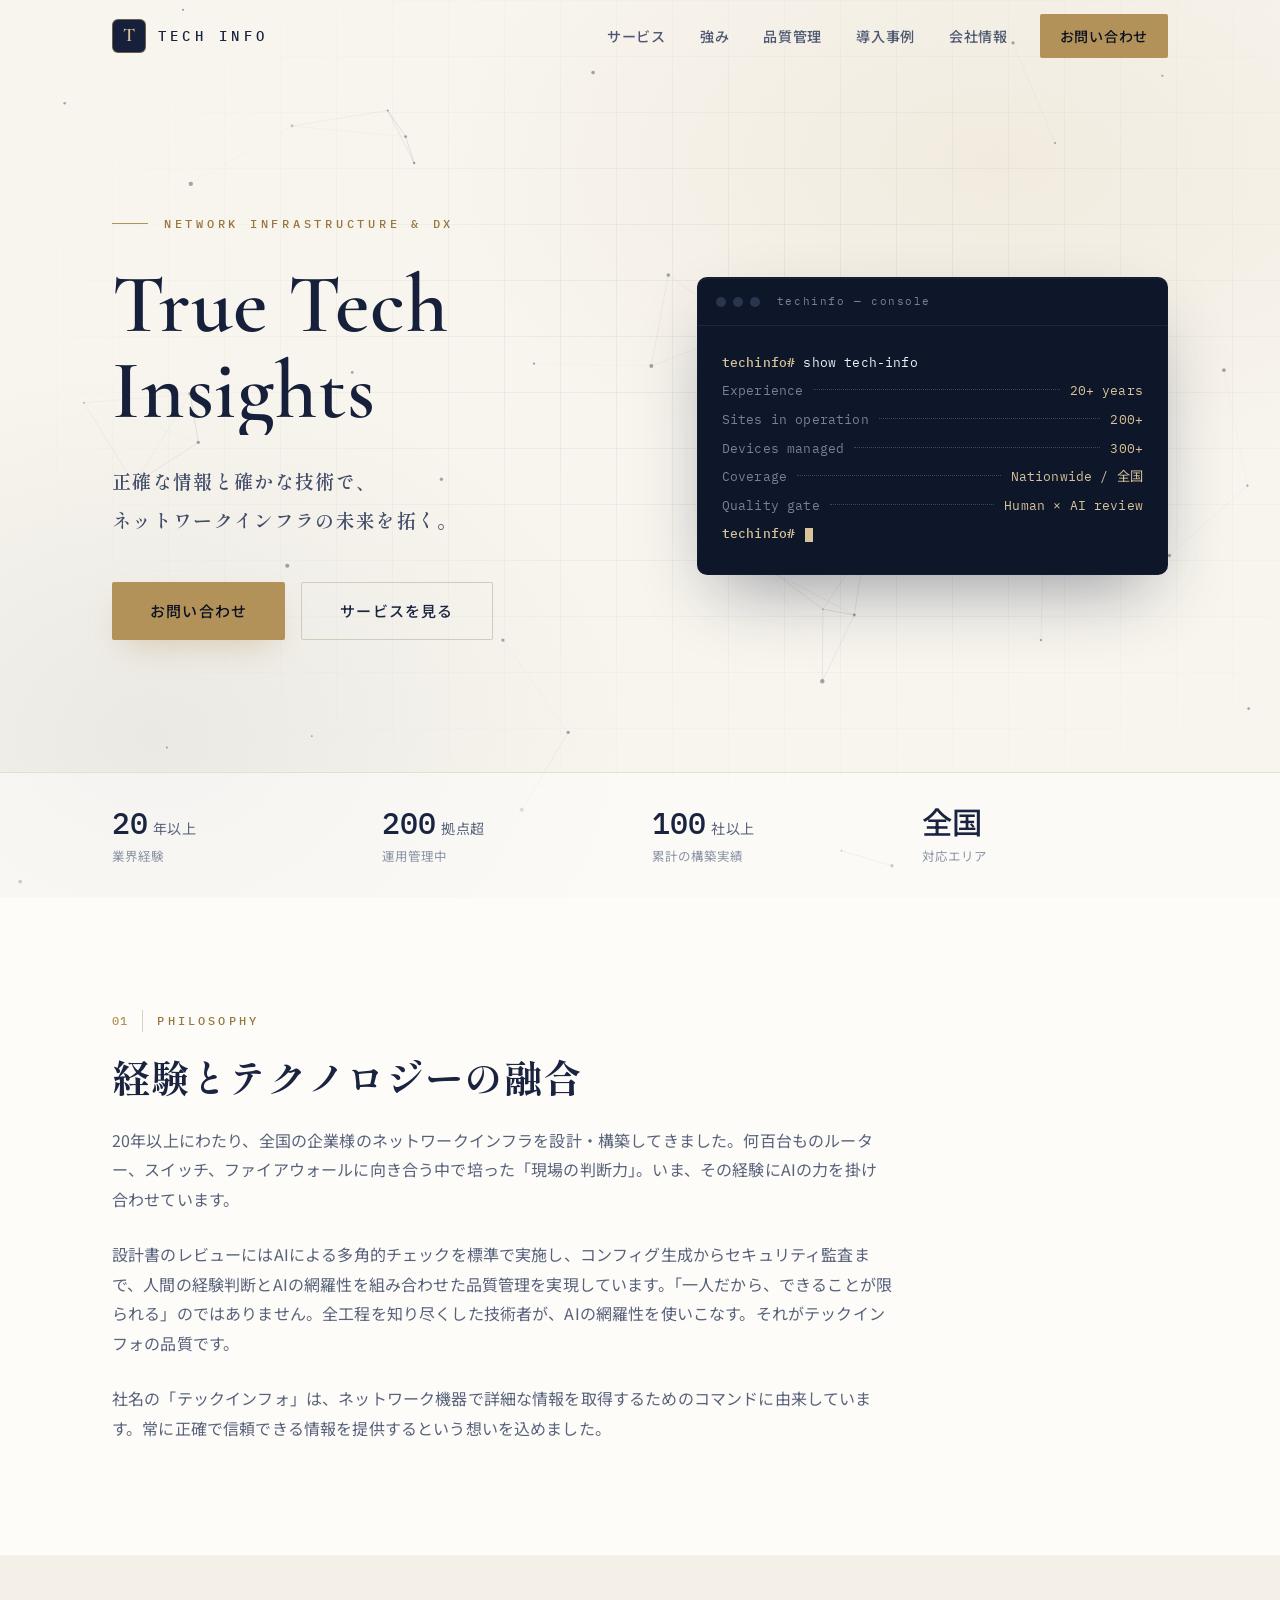
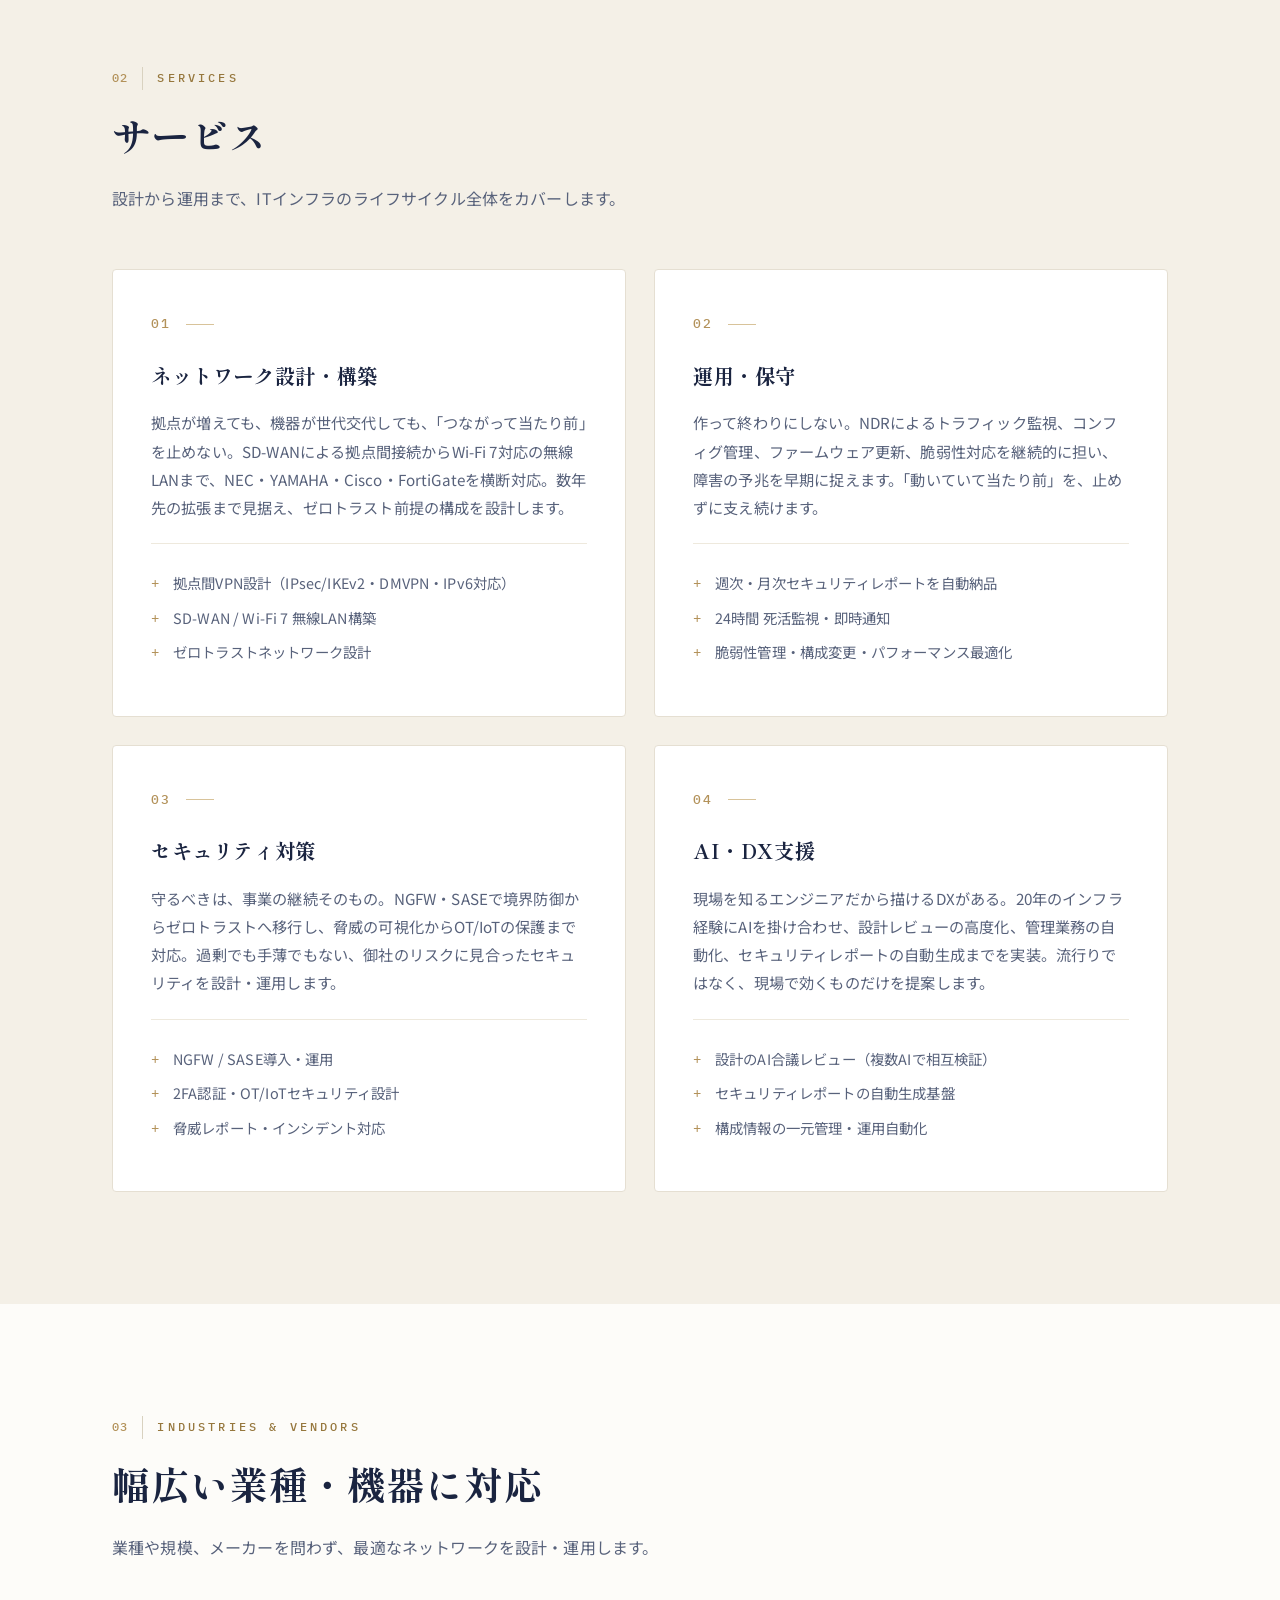
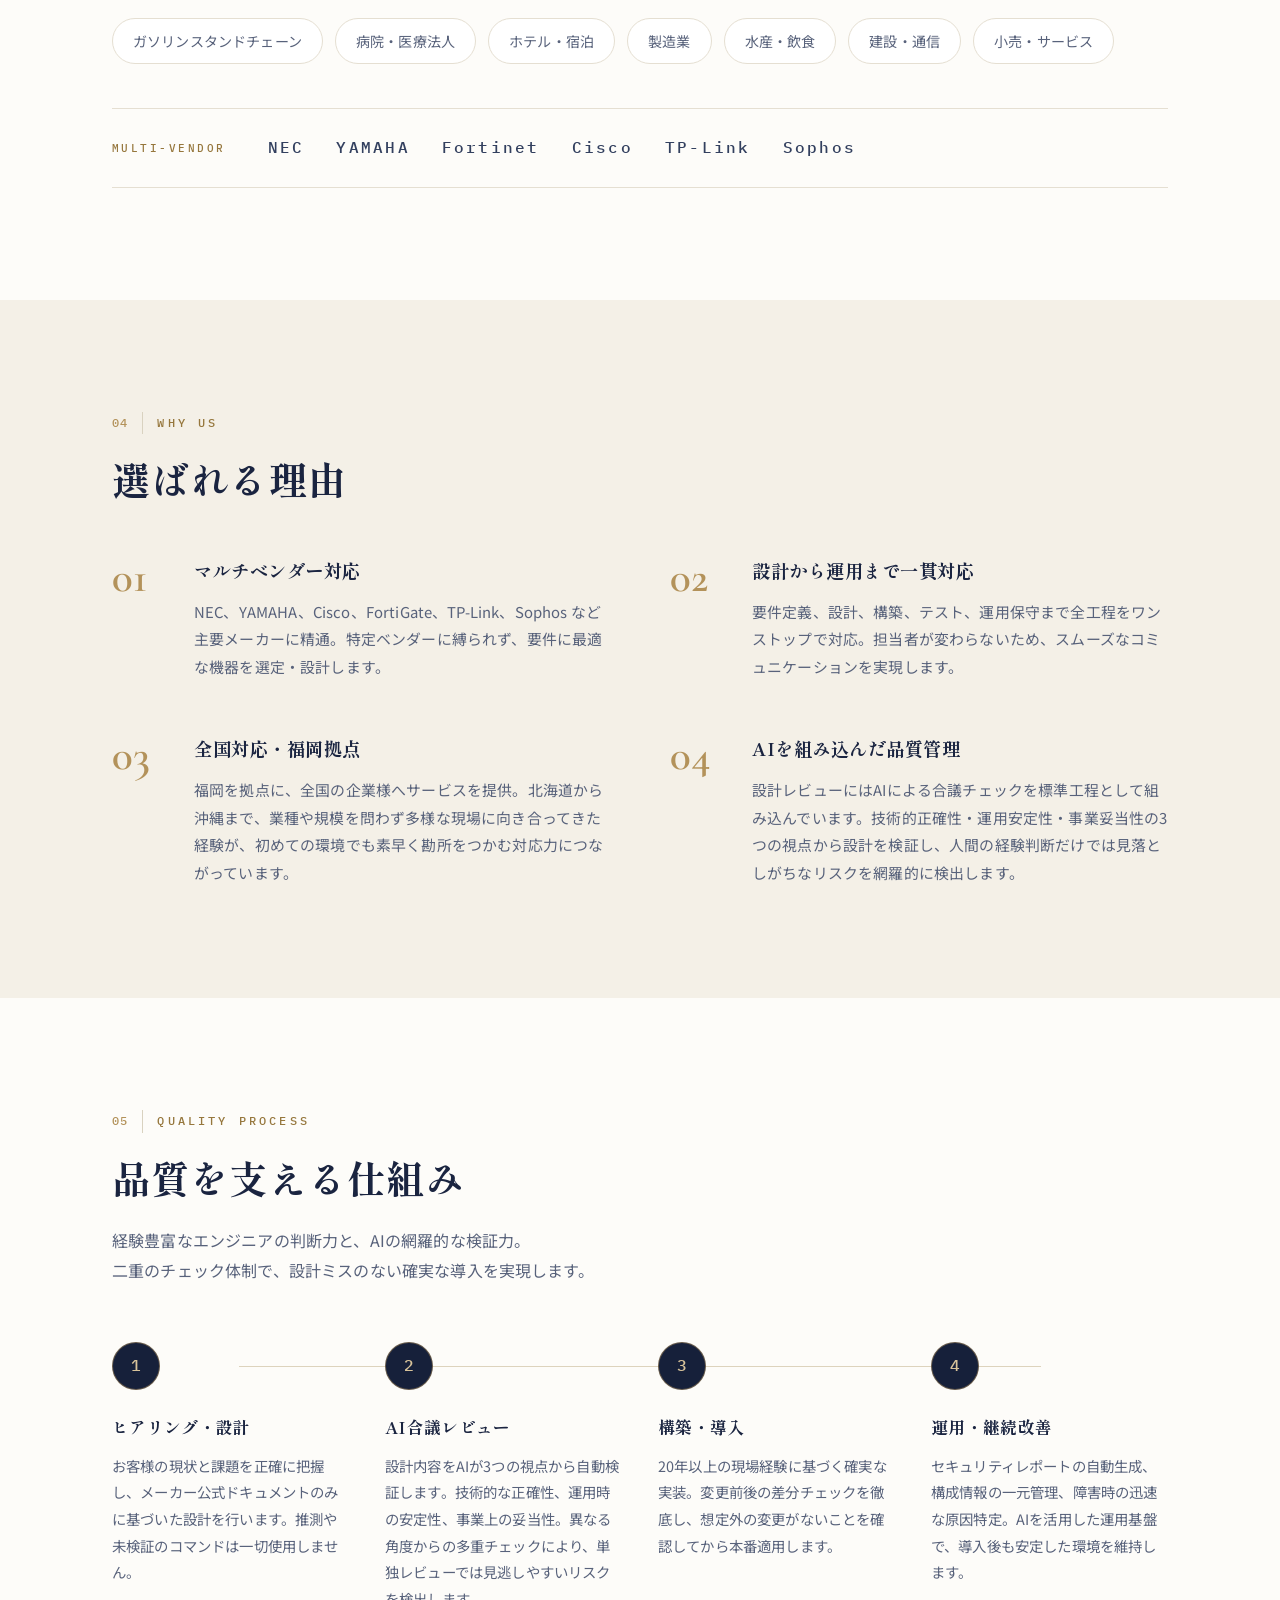
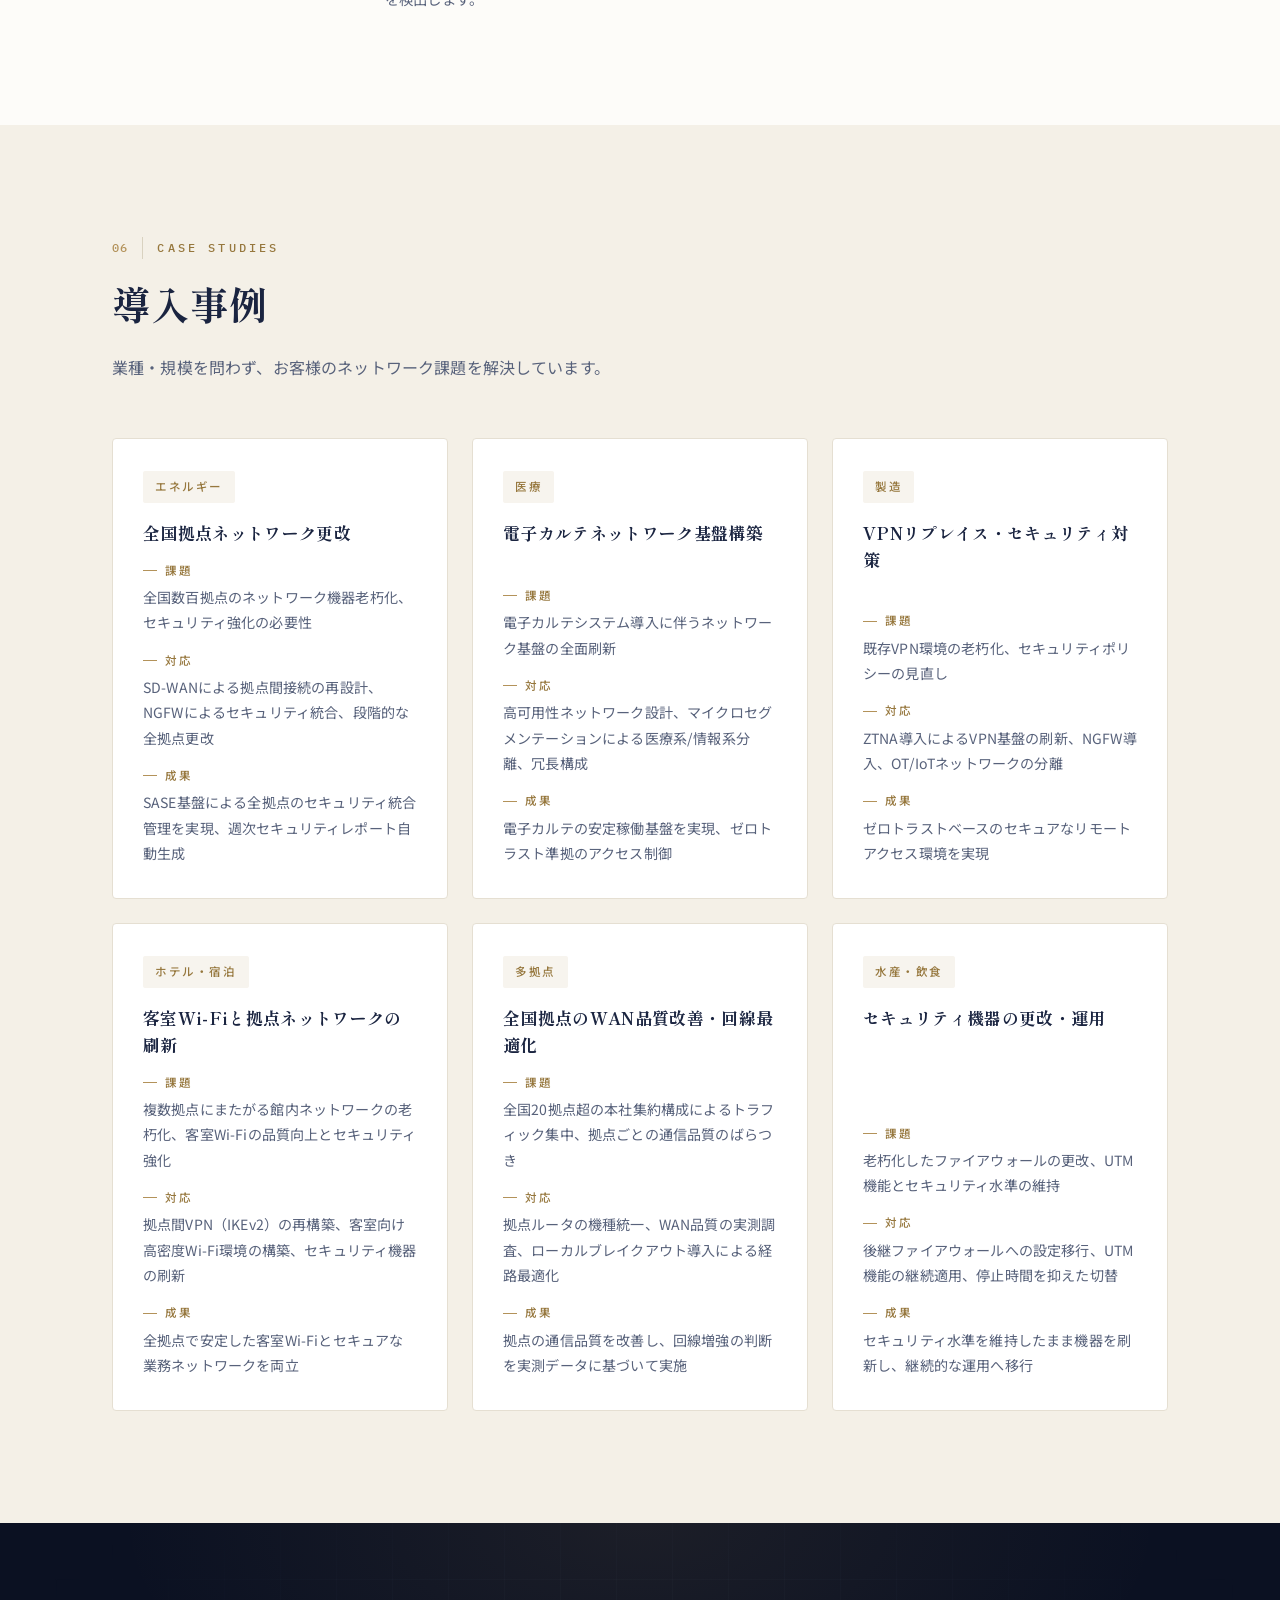
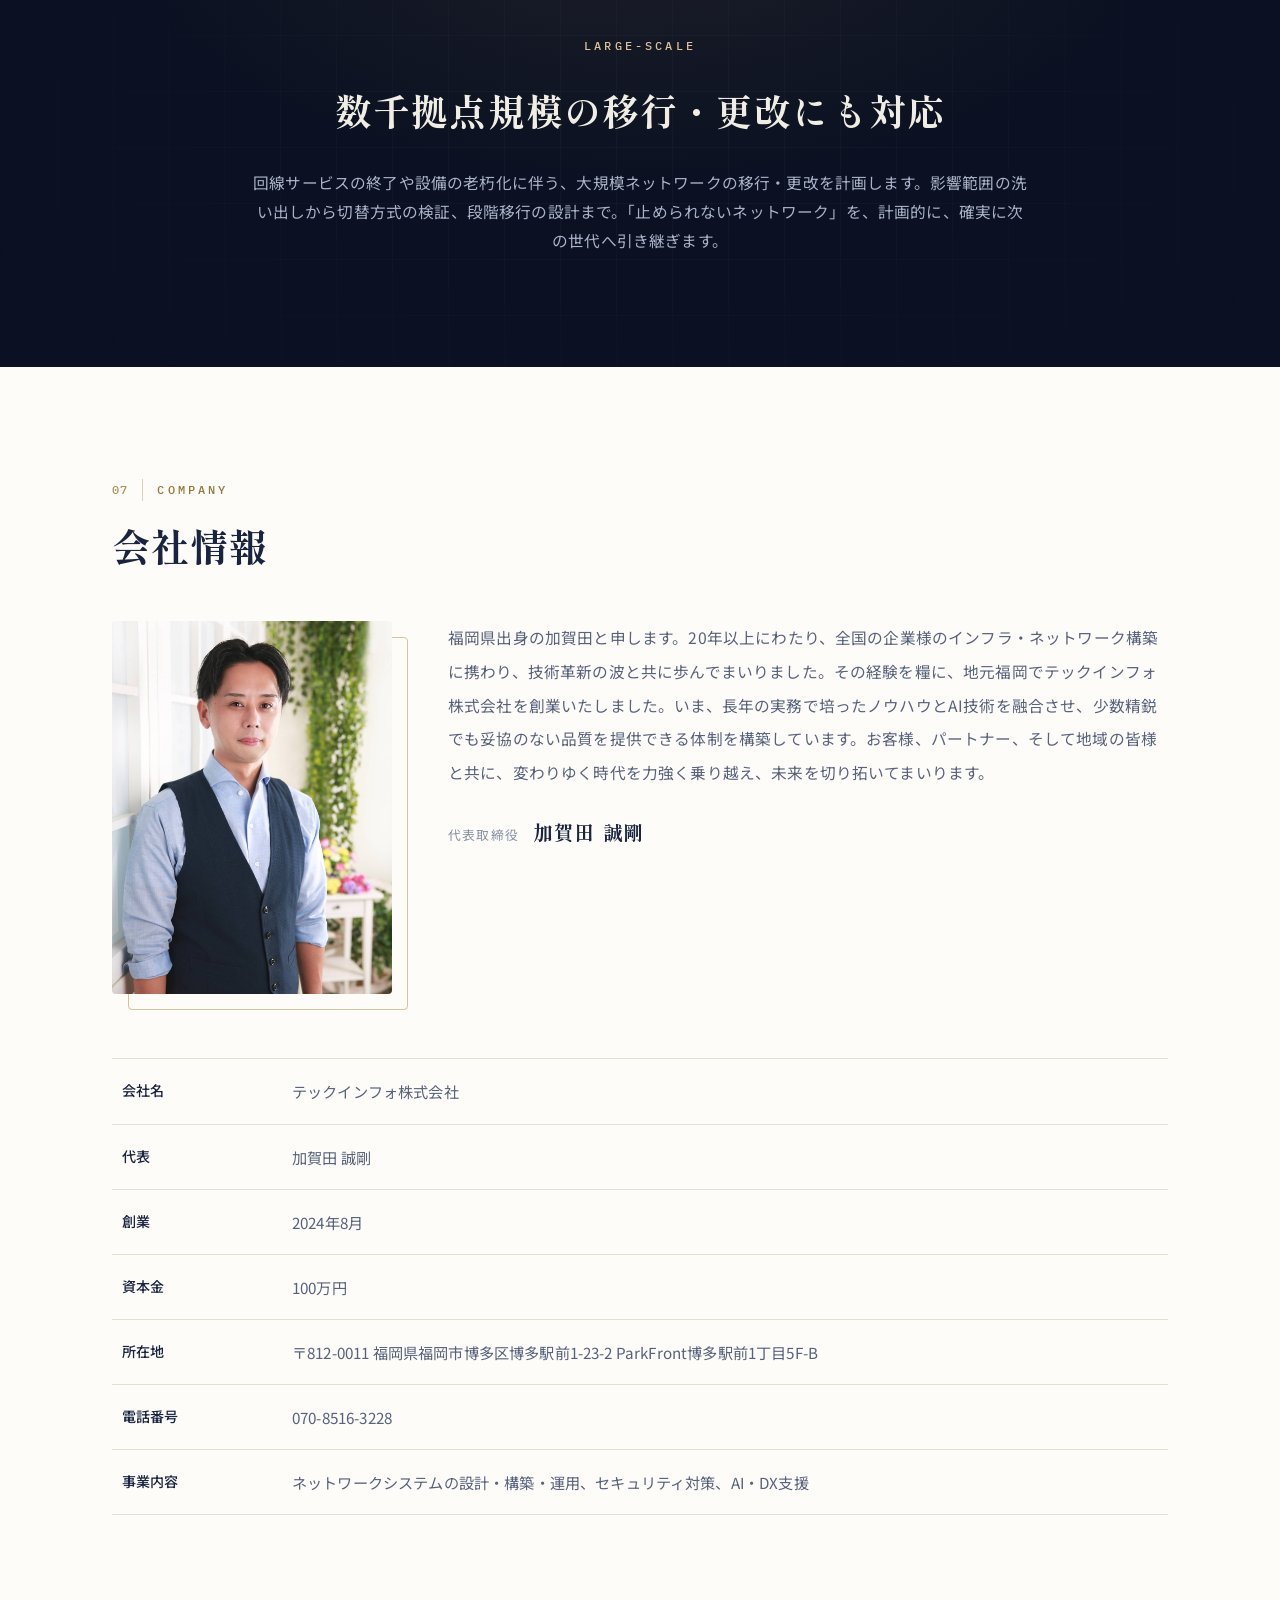
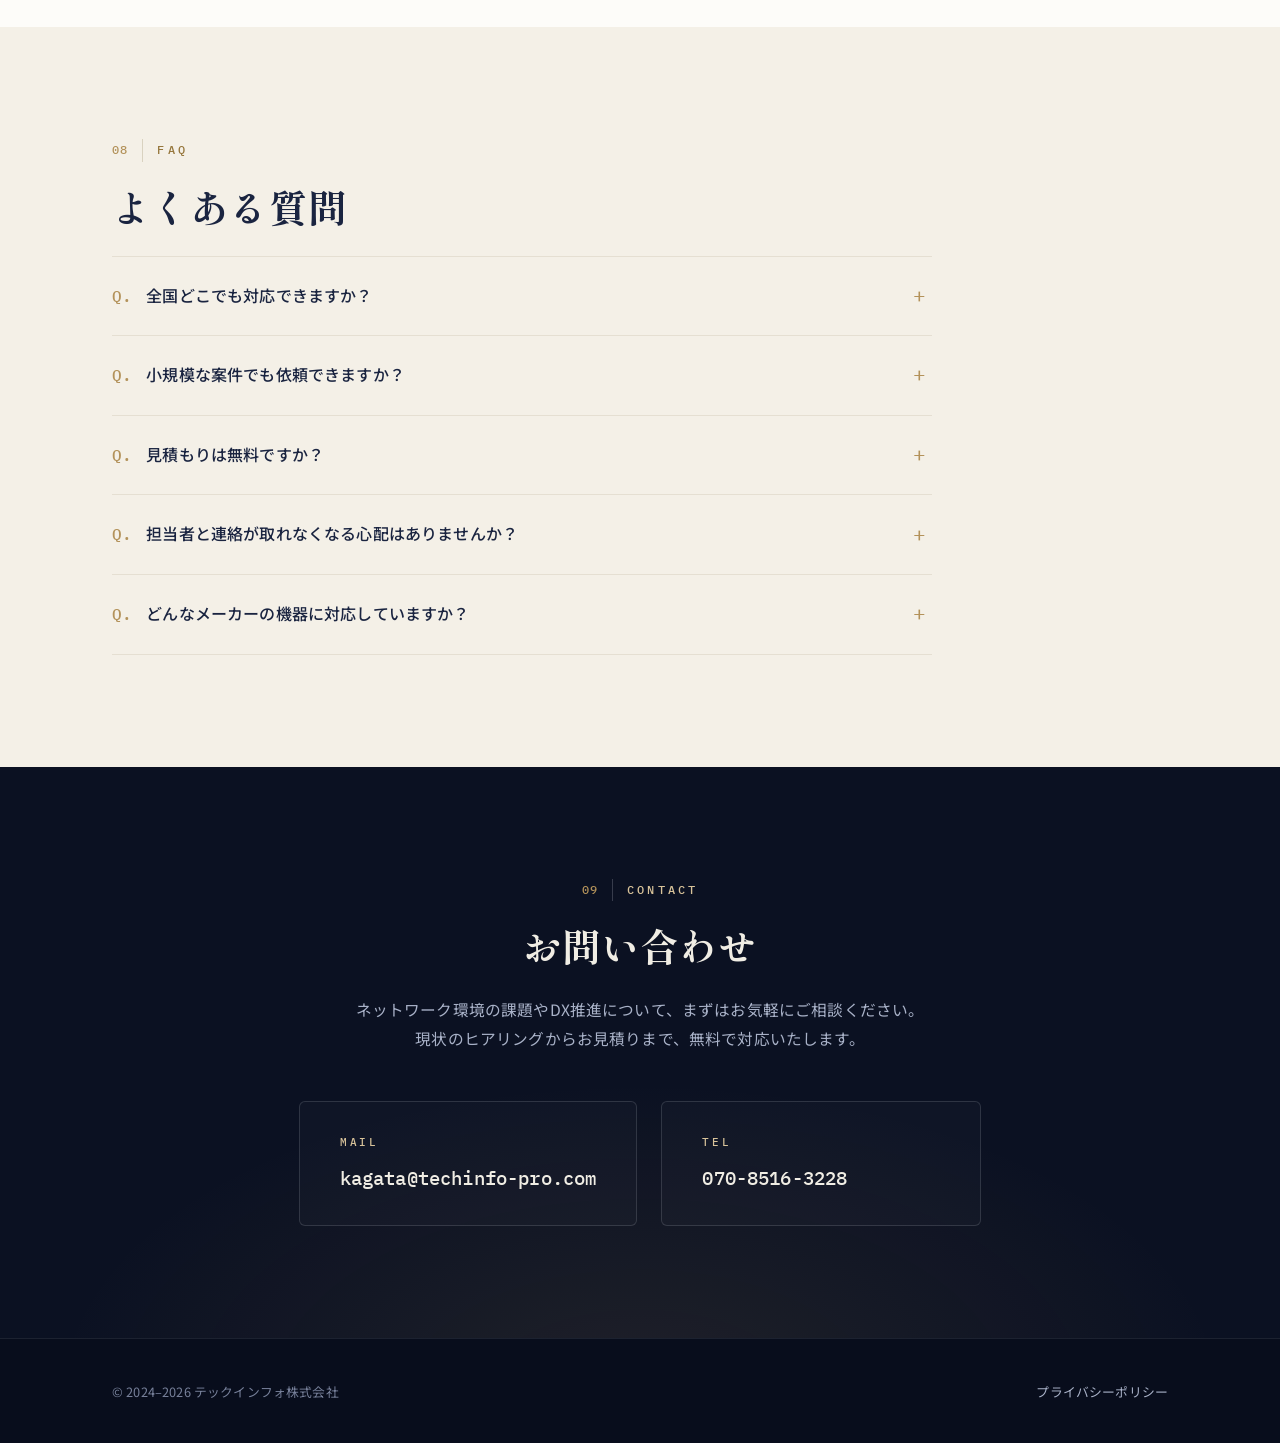
<file: index.html>
<!DOCTYPE html>
<html lang="ja">
<head>
  <meta charset="UTF-8">
  <meta name="viewport" content="width=device-width, initial-scale=1.0">

  <!-- Google tag (gtag.js) -->
  <script async src="https://www.googletagmanager.com/gtag/js?id=G-TY1PS4J2VW"></script>
  <script>
    window.dataLayer = window.dataLayer || [];
    function gtag(){dataLayer.push(arguments);}
    gtag('js', new Date());
    gtag('config', 'G-TY1PS4J2VW');
  </script>

  <title>テックインフォ株式会社 | ネットワーク設計・構築・運用</title>
  <meta name="description" content="テックインフォ株式会社 - 20年以上の経験と100社以上の構築実績。ネットワークインフラの設計・構築・運用からセキュリティ・AI/DX支援まで、福岡から全国のIT課題を解決します。">
  <link rel="canonical" href="https://techinfo-pro.com/">

  <!-- Open Graph -->
  <meta property="og:type" content="website">
  <meta property="og:url" content="https://techinfo-pro.com/">
  <meta property="og:title" content="テックインフォ株式会社 | ネットワーク設計・構築・運用">
  <meta property="og:description" content="20年以上の経験と100社以上の構築実績。ネットワークインフラの設計・構築・運用からセキュリティ・AI/DX支援まで、福岡から全国のIT課題を解決します。">
  <meta property="og:site_name" content="テックインフォ株式会社">
  <meta property="og:image" content="https://techinfo-pro.com/images/ogp.png">
  <meta property="og:image:width" content="1200">
  <meta property="og:image:height" content="630">
  <meta property="og:image:alt" content="テックインフォ株式会社 - True Tech Insights">
  <meta name="twitter:card" content="summary_large_image">
  <meta name="twitter:image" content="https://techinfo-pro.com/images/ogp.png">
  <meta name="theme-color" content="#f8f5ee">

  <!-- Favicon (inline SVG monogram) -->
  <link rel="icon" href="data:image/svg+xml,%3Csvg xmlns='http://www.w3.org/2000/svg' viewBox='0 0 32 32'%3E%3Crect width='32' height='32' rx='6' fill='%2316203a'/%3E%3Ctext x='16' y='22' font-family='Georgia,serif' font-size='18' font-weight='700' fill='%23b3925a' text-anchor='middle'%3ET%3C/text%3E%3C/svg%3E">

  <link rel="preconnect" href="https://fonts.googleapis.com">
  <link rel="preconnect" href="https://fonts.gstatic.com" crossorigin>
  <link href="https://fonts.googleapis.com/css2?family=Cormorant+Garamond:wght@500;600&family=IBM+Plex+Mono:wght@400;500&family=Noto+Sans+JP:wght@400;500;700&family=Shippori+Mincho:wght@600;700&display=swap" rel="stylesheet">
  <link rel="stylesheet" href="css/style.css">

  <!-- Structured data -->
  <script type="application/ld+json">
  {
    "@context": "https://schema.org",
    "@type": "Organization",
    "name": "テックインフォ株式会社",
    "url": "https://techinfo-pro.com/",
    "logo": "https://techinfo-pro.com/images/ogp.png",
    "foundingDate": "2024-08",
    "founder": { "@type": "Person", "name": "加賀田 誠剛" },
    "address": {
      "@type": "PostalAddress",
      "postalCode": "812-0011",
      "addressRegion": "福岡県",
      "addressLocality": "福岡市博多区",
      "streetAddress": "博多駅前1-23-2 ParkFront博多駅前1丁目5F-B",
      "addressCountry": "JP"
    },
    "contactPoint": {
      "@type": "ContactPoint",
      "telephone": "+81-70-8516-3228",
      "email": "kagata@techinfo-pro.com",
      "contactType": "customer support",
      "availableLanguage": "ja"
    }
  }
  </script>
  <script type="application/ld+json">
  {
    "@context": "https://schema.org",
    "@type": "FAQPage",
    "mainEntity": [
      {
        "@type": "Question",
        "name": "全国どこでも対応できますか？",
        "acceptedAnswer": { "@type": "Answer", "text": "はい。福岡を拠点に、北海道から沖縄まで全国対応しています。リモートでの設計・運用に加え、必要に応じて現地調査・作業にも伺います。" }
      },
      {
        "@type": "Question",
        "name": "小規模な案件でも依頼できますか？",
        "acceptedAnswer": { "@type": "Answer", "text": "もちろんです。ルーター1台の設定から全国数百拠点の運用まで、規模を問わず対応します。「まずは相談だけ」も歓迎します。" }
      },
      {
        "@type": "Question",
        "name": "見積もりは無料ですか？",
        "acceptedAnswer": { "@type": "Answer", "text": "はい。現状のヒアリングからお見積りまで無料です。ご予算や課題に合わせて、複数の選択肢をご提案します。" }
      },
      {
        "@type": "Question",
        "name": "担当者と連絡が取れなくなる心配はありませんか？",
        "acceptedAnswer": { "@type": "Answer", "text": "構成情報や設定はすべてドキュメントとして一元管理し、いつでも引き継げる状態を保っています。属人化を避ける仕組みづくりも、私たちが大切にしている品質の一部です。" }
      },
      {
        "@type": "Question",
        "name": "どんなメーカーの機器に対応していますか？",
        "acceptedAnswer": { "@type": "Answer", "text": "NEC、YAMAHA、Fortinet、Cisco、TP-Link、Sophos など主要メーカーに対応しています。特定ベンダーに縛られず、要件に最適な機器を選定します。" }
      }
    ]
  }
  </script>
</head>
<body>

  <!-- Header -->
  <header class="header" id="top">
    <div class="header-inner">
      <a href="#top" class="logo">
        <span class="logo-mark">T</span>
        <span class="logo-text">TECH INFO</span>
      </a>
      <button class="menu-toggle" aria-label="メニューを開く" aria-expanded="false">
        <span></span><span></span><span></span>
      </button>
      <nav class="nav" id="nav" aria-label="メインナビゲーション">
        <a href="#services" class="nav-link">サービス</a>
        <a href="#strengths" class="nav-link">強み</a>
        <a href="#workflow" class="nav-link">品質管理</a>
        <a href="#cases" class="nav-link">導入事例</a>
        <a href="#about" class="nav-link">会社情報</a>
        <a href="#contact" class="nav-link nav-cta">お問い合わせ</a>
      </nav>
    </div>
  </header>

  <!-- Hero -->
  <section class="hero" id="hero">
    <canvas class="hero-canvas" aria-hidden="true"></canvas>
    <div class="hero-grid-bg" aria-hidden="true"></div>
    <div class="hero-inner">
      <div class="hero-copy">
        <p class="hero-label">Network Infrastructure &amp; DX</p>
        <h1 class="hero-title">True Tech Insights</h1>
        <p class="hero-sub">正確な情報と確かな技術で、<br>ネットワークインフラの未来を拓く。</p>
        <div class="hero-actions">
          <a href="#contact" class="btn btn-primary">お問い合わせ</a>
          <a href="#services" class="btn btn-ghost">サービスを見る</a>
        </div>
      </div>
      <div class="hero-terminal" aria-hidden="true">
        <div class="terminal">
          <div class="terminal-bar">
            <span class="terminal-dot"></span>
            <span class="terminal-dot"></span>
            <span class="terminal-dot"></span>
            <span class="terminal-name">techinfo &mdash; console</span>
          </div>
          <div class="terminal-body">
            <p class="t-line t-cmd"><span class="t-prompt">techinfo#</span> <span class="t-typed">show tech-info</span></p>
            <p class="t-line t-out"><span class="t-key">Experience</span><span class="t-dots"></span><span class="t-val">20+ years</span></p>
            <p class="t-line t-out"><span class="t-key">Sites in operation</span><span class="t-dots"></span><span class="t-val">200+</span></p>
            <p class="t-line t-out"><span class="t-key">Devices managed</span><span class="t-dots"></span><span class="t-val">300+</span></p>
            <p class="t-line t-out"><span class="t-key">Coverage</span><span class="t-dots"></span><span class="t-val">Nationwide / 全国</span></p>
            <p class="t-line t-out"><span class="t-key">Quality gate</span><span class="t-dots"></span><span class="t-val">Human &times; AI review</span></p>
            <p class="t-line t-cmd"><span class="t-prompt">techinfo#</span> <span class="t-caret"></span></p>
          </div>
        </div>
      </div>
    </div>
    <div class="hero-stats" aria-label="実績">
      <div class="hero-stats-inner">
        <div class="stat">
          <span class="stat-value"><span class="count" data-target="20">0</span><span class="stat-unit">年以上</span></span>
          <span class="stat-label">業界経験</span>
        </div>
        <div class="stat">
          <span class="stat-value"><span class="count" data-target="200">0</span><span class="stat-unit">拠点超</span></span>
          <span class="stat-label">運用管理中</span>
        </div>
        <div class="stat">
          <span class="stat-value"><span class="count" data-target="100">0</span><span class="stat-unit">社以上</span></span>
          <span class="stat-label">累計の構築実績</span>
        </div>
        <div class="stat">
          <span class="stat-value">全国</span>
          <span class="stat-label">対応エリア</span>
        </div>
      </div>
    </div>
  </section>

  <!-- Greeting / Philosophy -->
  <section class="section" id="greeting">
    <div class="container">
      <p class="section-eyebrow fade-in"><span class="eyebrow-no">01</span>Philosophy</p>
      <h2 class="section-title fade-in">経験とテクノロジーの融合</h2>
      <div class="prose">
        <p class="section-text fade-in">
          20年以上にわたり、全国の企業様のネットワークインフラを設計・構築してきました。何百台ものルーター、スイッチ、ファイアウォールに向き合う中で培った「現場の判断力」。いま、その経験にAIの力を掛け合わせています。
        </p>
        <p class="section-text fade-in">
          設計書のレビューにはAIによる多角的チェックを標準で実施し、コンフィグ生成からセキュリティ監査まで、人間の経験判断とAIの網羅性を組み合わせた品質管理を実現しています。「一人だから、できることが限られる」のではありません。全工程を知り尽くした技術者が、AIの網羅性を使いこなす。それがテックインフォの品質です。
        </p>
        <p class="section-text fade-in">
          社名の「テックインフォ」は、ネットワーク機器で詳細な情報を取得するためのコマンドに由来しています。常に正確で信頼できる情報を提供するという想いを込めました。
        </p>
      </div>
    </div>
  </section>

  <!-- Services -->
  <section class="section section-alt" id="services">
    <div class="container">
      <p class="section-eyebrow fade-in"><span class="eyebrow-no">02</span>Services</p>
      <h2 class="section-title fade-in">サービス</h2>
      <p class="section-lead fade-in">設計から運用まで、ITインフラのライフサイクル全体をカバーします。</p>
      <div class="cards">
        <div class="card fade-in">
          <div class="card-number" aria-hidden="true">01</div>
          <h3 class="card-title">ネットワーク設計・構築</h3>
          <p class="card-text">
            拠点が増えても、機器が世代交代しても、「つながって当たり前」を止めない。SD-WANによる拠点間接続からWi-Fi 7対応の無線LANまで、NEC・YAMAHA・Cisco・FortiGateを横断対応。数年先の拡張まで見据え、ゼロトラスト前提の構成を設計します。
          </p>
          <ul class="card-list" aria-label="対応内容">
            <li>拠点間VPN設計（IPsec/IKEv2・DMVPN・IPv6対応）</li>
            <li>SD-WAN / Wi-Fi 7 無線LAN構築</li>
            <li>ゼロトラストネットワーク設計</li>
          </ul>
        </div>
        <div class="card fade-in">
          <div class="card-number" aria-hidden="true">02</div>
          <h3 class="card-title">運用・保守</h3>
          <p class="card-text">
            作って終わりにしない。NDRによるトラフィック監視、コンフィグ管理、ファームウェア更新、脆弱性対応を継続的に担い、障害の予兆を早期に捉えます。「動いていて当たり前」を、止めずに支え続けます。
          </p>
          <ul class="card-list" aria-label="対応内容">
            <li>週次・月次セキュリティレポートを自動納品</li>
            <li>24時間 死活監視・即時通知</li>
            <li>脆弱性管理・構成変更・パフォーマンス最適化</li>
          </ul>
        </div>
        <div class="card fade-in">
          <div class="card-number" aria-hidden="true">03</div>
          <h3 class="card-title">セキュリティ対策</h3>
          <p class="card-text">
            守るべきは、事業の継続そのもの。NGFW・SASEで境界防御からゼロトラストへ移行し、脅威の可視化からOT/IoTの保護まで対応。過剰でも手薄でもない、御社のリスクに見合ったセキュリティを設計・運用します。
          </p>
          <ul class="card-list" aria-label="対応内容">
            <li>NGFW / SASE導入・運用</li>
            <li>2FA認証・OT/IoTセキュリティ設計</li>
            <li>脅威レポート・インシデント対応</li>
          </ul>
        </div>
        <div class="card fade-in">
          <div class="card-number" aria-hidden="true">04</div>
          <h3 class="card-title">AI・DX支援</h3>
          <p class="card-text">
            現場を知るエンジニアだから描けるDXがある。20年のインフラ経験にAIを掛け合わせ、設計レビューの高度化、管理業務の自動化、セキュリティレポートの自動生成までを実装。流行りではなく、現場で効くものだけを提案します。
          </p>
          <ul class="card-list" aria-label="対応内容">
            <li>設計のAI合議レビュー（複数AIで相互検証）</li>
            <li>セキュリティレポートの自動生成基盤</li>
            <li>構成情報の一元管理・運用自動化</li>
          </ul>
        </div>
      </div>
    </div>
  </section>

  <!-- Industries & Vendors -->
  <section class="section" id="industries">
    <div class="container">
      <p class="section-eyebrow fade-in"><span class="eyebrow-no">03</span>Industries &amp; Vendors</p>
      <h2 class="section-title fade-in">幅広い業種・機器に対応</h2>
      <p class="section-lead fade-in">業種や規模、メーカーを問わず、最適なネットワークを設計・運用します。</p>
      <div class="chips fade-in" aria-label="対応業種">
        <span class="chip">ガソリンスタンドチェーン</span>
        <span class="chip">病院・医療法人</span>
        <span class="chip">ホテル・宿泊</span>
        <span class="chip">製造業</span>
        <span class="chip">水産・飲食</span>
        <span class="chip">建設・通信</span>
        <span class="chip">小売・サービス</span>
      </div>
      <div class="vendors-strip fade-in" aria-label="主な対応ベンダー">
        <span class="vendor-label">Multi-Vendor</span>
        <span class="vendor">NEC</span>
        <span class="vendor">YAMAHA</span>
        <span class="vendor">Fortinet</span>
        <span class="vendor">Cisco</span>
        <span class="vendor">TP-Link</span>
        <span class="vendor">Sophos</span>
      </div>
    </div>
  </section>

  <!-- Strengths -->
  <section class="section section-alt" id="strengths">
    <div class="container">
      <p class="section-eyebrow fade-in"><span class="eyebrow-no">04</span>Why Us</p>
      <h2 class="section-title fade-in">選ばれる理由</h2>
      <div class="strengths">
        <div class="strength-item fade-in">
          <div class="strength-number" aria-hidden="true">01</div>
          <div class="strength-body">
            <h3 class="strength-title">マルチベンダー対応</h3>
            <p class="strength-text">NEC、YAMAHA、Cisco、FortiGate、TP-Link、Sophos など主要メーカーに精通。特定ベンダーに縛られず、要件に最適な機器を選定・設計します。</p>
          </div>
        </div>
        <div class="strength-item fade-in">
          <div class="strength-number" aria-hidden="true">02</div>
          <div class="strength-body">
            <h3 class="strength-title">設計から運用まで一貫対応</h3>
            <p class="strength-text">要件定義、設計、構築、テスト、運用保守まで全工程をワンストップで対応。担当者が変わらないため、スムーズなコミュニケーションを実現します。</p>
          </div>
        </div>
        <div class="strength-item fade-in">
          <div class="strength-number" aria-hidden="true">03</div>
          <div class="strength-body">
            <h3 class="strength-title">全国対応・福岡拠点</h3>
            <p class="strength-text">福岡を拠点に、全国の企業様へサービスを提供。北海道から沖縄まで、業種や規模を問わず多様な現場に向き合ってきた経験が、初めての環境でも素早く勘所をつかむ対応力につながっています。</p>
          </div>
        </div>
        <div class="strength-item fade-in">
          <div class="strength-number" aria-hidden="true">04</div>
          <div class="strength-body">
            <h3 class="strength-title">AIを組み込んだ品質管理</h3>
            <p class="strength-text">設計レビューにはAIによる合議チェックを標準工程として組み込んでいます。技術的正確性・運用安定性・事業妥当性の3つの視点から設計を検証し、人間の経験判断だけでは見落としがちなリスクを網羅的に検出します。</p>
          </div>
        </div>
      </div>
    </div>
  </section>

  <!-- Workflow -->
  <section class="section" id="workflow">
    <div class="container">
      <p class="section-eyebrow fade-in"><span class="eyebrow-no">05</span>Quality Process</p>
      <h2 class="section-title fade-in">品質を支える仕組み</h2>
      <p class="section-lead fade-in">経験豊富なエンジニアの判断力と、AIの網羅的な検証力。<br>二重のチェック体制で、設計ミスのない確実な導入を実現します。</p>
      <div class="workflow">
        <div class="workflow-step fade-in">
          <div class="workflow-number" aria-hidden="true">1</div>
          <div class="workflow-body">
            <h3 class="workflow-title">ヒアリング・設計</h3>
            <p class="workflow-text">お客様の現状と課題を正確に把握し、メーカー公式ドキュメントのみに基づいた設計を行います。推測や未検証のコマンドは一切使用しません。</p>
          </div>
        </div>
        <div class="workflow-step fade-in">
          <div class="workflow-number" aria-hidden="true">2</div>
          <div class="workflow-body">
            <h3 class="workflow-title">AI合議レビュー</h3>
            <p class="workflow-text">設計内容をAIが3つの視点から自動検証します。技術的な正確性、運用時の安定性、事業上の妥当性。異なる角度からの多重チェックにより、単独レビューでは見逃しやすいリスクを検出します。</p>
          </div>
        </div>
        <div class="workflow-step fade-in">
          <div class="workflow-number" aria-hidden="true">3</div>
          <div class="workflow-body">
            <h3 class="workflow-title">構築・導入</h3>
            <p class="workflow-text">20年以上の現場経験に基づく確実な実装。変更前後の差分チェックを徹底し、想定外の変更がないことを確認してから本番適用します。</p>
          </div>
        </div>
        <div class="workflow-step fade-in">
          <div class="workflow-number" aria-hidden="true">4</div>
          <div class="workflow-body">
            <h3 class="workflow-title">運用・継続改善</h3>
            <p class="workflow-text">セキュリティレポートの自動生成、構成情報の一元管理、障害時の迅速な原因特定。AIを活用した運用基盤で、導入後も安定した環境を維持します。</p>
          </div>
        </div>
      </div>
    </div>
  </section>

  <!-- Cases -->
  <section class="section section-alt" id="cases">
    <div class="container">
      <p class="section-eyebrow fade-in"><span class="eyebrow-no">06</span>Case Studies</p>
      <h2 class="section-title fade-in">導入事例</h2>
      <p class="section-lead fade-in">業種・規模を問わず、お客様のネットワーク課題を解決しています。</p>
      <div class="cases">
        <div class="case-card fade-in">
          <span class="case-tag">エネルギー</span>
          <h3 class="case-title">全国拠点ネットワーク更改</h3>
          <dl class="case-detail">
            <dt class="case-label">課題</dt>
            <dd class="case-text">全国数百拠点のネットワーク機器老朽化、セキュリティ強化の必要性</dd>
            <dt class="case-label">対応</dt>
            <dd class="case-text">SD-WANによる拠点間接続の再設計、NGFWによるセキュリティ統合、段階的な全拠点更改</dd>
            <dt class="case-label">成果</dt>
            <dd class="case-text">SASE基盤による全拠点のセキュリティ統合管理を実現、週次セキュリティレポート自動生成</dd>
          </dl>
        </div>
        <div class="case-card fade-in">
          <span class="case-tag">医療</span>
          <h3 class="case-title">電子カルテネットワーク基盤構築</h3>
          <dl class="case-detail">
            <dt class="case-label">課題</dt>
            <dd class="case-text">電子カルテシステム導入に伴うネットワーク基盤の全面刷新</dd>
            <dt class="case-label">対応</dt>
            <dd class="case-text">高可用性ネットワーク設計、マイクロセグメンテーションによる医療系/情報系分離、冗長構成</dd>
            <dt class="case-label">成果</dt>
            <dd class="case-text">電子カルテの安定稼働基盤を実現、ゼロトラスト準拠のアクセス制御</dd>
          </dl>
        </div>
        <div class="case-card fade-in">
          <span class="case-tag">製造</span>
          <h3 class="case-title">VPNリプレイス・セキュリティ対策</h3>
          <dl class="case-detail">
            <dt class="case-label">課題</dt>
            <dd class="case-text">既存VPN環境の老朽化、セキュリティポリシーの見直し</dd>
            <dt class="case-label">対応</dt>
            <dd class="case-text">ZTNA導入によるVPN基盤の刷新、NGFW導入、OT/IoTネットワークの分離</dd>
            <dt class="case-label">成果</dt>
            <dd class="case-text">ゼロトラストベースのセキュアなリモートアクセス環境を実現</dd>
          </dl>
        </div>
        <div class="case-card fade-in">
          <span class="case-tag">ホテル・宿泊</span>
          <h3 class="case-title">客室Wi-Fiと拠点ネットワークの刷新</h3>
          <dl class="case-detail">
            <dt class="case-label">課題</dt>
            <dd class="case-text">複数拠点にまたがる館内ネットワークの老朽化、客室Wi-Fiの品質向上とセキュリティ強化</dd>
            <dt class="case-label">対応</dt>
            <dd class="case-text">拠点間VPN（IKEv2）の再構築、客室向け高密度Wi-Fi環境の構築、セキュリティ機器の刷新</dd>
            <dt class="case-label">成果</dt>
            <dd class="case-text">全拠点で安定した客室Wi-Fiとセキュアな業務ネットワークを両立</dd>
          </dl>
        </div>
        <div class="case-card fade-in">
          <span class="case-tag">多拠点</span>
          <h3 class="case-title">全国拠点のWAN品質改善・回線最適化</h3>
          <dl class="case-detail">
            <dt class="case-label">課題</dt>
            <dd class="case-text">全国20拠点超の本社集約構成によるトラフィック集中、拠点ごとの通信品質のばらつき</dd>
            <dt class="case-label">対応</dt>
            <dd class="case-text">拠点ルータの機種統一、WAN品質の実測調査、ローカルブレイクアウト導入による経路最適化</dd>
            <dt class="case-label">成果</dt>
            <dd class="case-text">拠点の通信品質を改善し、回線増強の判断を実測データに基づいて実施</dd>
          </dl>
        </div>
        <div class="case-card fade-in">
          <span class="case-tag">水産・飲食</span>
          <h3 class="case-title">セキュリティ機器の更改・運用</h3>
          <dl class="case-detail">
            <dt class="case-label">課題</dt>
            <dd class="case-text">老朽化したファイアウォールの更改、UTM機能とセキュリティ水準の維持</dd>
            <dt class="case-label">対応</dt>
            <dd class="case-text">後継ファイアウォールへの設定移行、UTM機能の継続適用、停止時間を抑えた切替</dd>
            <dt class="case-label">成果</dt>
            <dd class="case-text">セキュリティ水準を維持したまま機器を刷新し、継続的な運用へ移行</dd>
          </dl>
        </div>
      </div>
    </div>
  </section>

  <!-- Large-Scale Migration -->
  <section class="scale-band" id="scale">
    <div class="container">
      <div class="scale-inner fade-in">
        <p class="section-eyebrow scale-eyebrow">Large-Scale</p>
        <h2 class="scale-title">数千拠点規模の移行・更改にも対応</h2>
        <p class="scale-text">回線サービスの終了や設備の老朽化に伴う、大規模ネットワークの移行・更改を計画します。影響範囲の洗い出しから切替方式の検証、段階移行の設計まで。「止められないネットワーク」を、計画的に、確実に次の世代へ引き継ぎます。</p>
      </div>
    </div>
  </section>

  <!-- About -->
  <section class="section" id="about">
    <div class="container">
      <p class="section-eyebrow fade-in"><span class="eyebrow-no">07</span>Company</p>
      <h2 class="section-title fade-in">会社情報</h2>
      <div class="about-profile fade-in">
        <div class="about-photo">
          <img src="images/representative.jpg" alt="代表取締役 加賀田 誠剛" width="280" height="350" loading="lazy">
        </div>
        <div class="about-text">
          <p class="about-message">
            福岡県出身の加賀田と申します。20年以上にわたり、全国の企業様のインフラ・ネットワーク構築に携わり、技術革新の波と共に歩んでまいりました。その経験を糧に、地元福岡でテックインフォ株式会社を創業いたしました。いま、長年の実務で培ったノウハウとAI技術を融合させ、少数精鋭でも妥協のない品質を提供できる体制を構築しています。お客様、パートナー、そして地域の皆様と共に、変わりゆく時代を力強く乗り越え、未来を切り拓いてまいります。
          </p>
          <p class="about-sign"><span class="about-sign-role">代表取締役</span>加賀田 誠剛</p>
        </div>
      </div>
      <table class="info-table fade-in">
        <tbody>
          <tr><th scope="row">会社名</th><td>テックインフォ株式会社</td></tr>
          <tr><th scope="row">代表</th><td>加賀田 誠剛</td></tr>
          <tr><th scope="row">創業</th><td>2024年8月</td></tr>
          <tr><th scope="row">資本金</th><td>100万円</td></tr>
          <tr><th scope="row">所在地</th><td>〒812-0011 福岡県福岡市博多区博多駅前1-23-2 ParkFront博多駅前1丁目5F-B</td></tr>
          <tr><th scope="row">電話番号</th><td><a href="tel:07085163228">070-8516-3228</a></td></tr>
          <tr><th scope="row">事業内容</th><td>ネットワークシステムの設計・構築・運用、セキュリティ対策、AI・DX支援</td></tr>
        </tbody>
      </table>
    </div>
  </section>

  <!-- FAQ -->
  <section class="section section-alt" id="faq">
    <div class="container">
      <p class="section-eyebrow fade-in"><span class="eyebrow-no">08</span>FAQ</p>
      <h2 class="section-title fade-in">よくある質問</h2>
      <div class="faq fade-in">
        <details class="faq-item">
          <summary>全国どこでも対応できますか？</summary>
          <div class="faq-body"><p>はい。福岡を拠点に、北海道から沖縄まで全国対応しています。リモートでの設計・運用に加え、必要に応じて現地調査・作業にも伺います。</p></div>
        </details>
        <details class="faq-item">
          <summary>小規模な案件でも依頼できますか？</summary>
          <div class="faq-body"><p>もちろんです。ルーター1台の設定から全国数百拠点の運用まで、規模を問わず対応します。「まずは相談だけ」も歓迎します。</p></div>
        </details>
        <details class="faq-item">
          <summary>見積もりは無料ですか？</summary>
          <div class="faq-body"><p>はい。現状のヒアリングからお見積りまで無料です。ご予算や課題に合わせて、複数の選択肢をご提案します。</p></div>
        </details>
        <details class="faq-item">
          <summary>担当者と連絡が取れなくなる心配はありませんか？</summary>
          <div class="faq-body"><p>構成情報や設定はすべてドキュメントとして一元管理し、いつでも引き継げる状態を保っています。属人化を避ける仕組みづくりも、私たちが大切にしている品質の一部です。</p></div>
        </details>
        <details class="faq-item">
          <summary>どんなメーカーの機器に対応していますか？</summary>
          <div class="faq-body"><p>NEC、YAMAHA、Fortinet、Cisco、TP-Link、Sophos など主要メーカーに対応しています。特定ベンダーに縛られず、要件に最適な機器を選定します。</p></div>
        </details>
      </div>
    </div>
  </section>

  <!-- Contact -->
  <section class="section contact-section" id="contact">
    <div class="container">
      <p class="section-eyebrow section-eyebrow-light fade-in"><span class="eyebrow-no">09</span>Contact</p>
      <h2 class="section-title section-title-light fade-in">お問い合わせ</h2>
      <p class="contact-text fade-in">
        ネットワーク環境の課題やDX推進について、まずはお気軽にご相談ください。<br>
        現状のヒアリングからお見積りまで、無料で対応いたします。
      </p>
      <div class="contact-methods fade-in">
        <a href="mailto:kagata@techinfo-pro.com" class="contact-item">
          <span class="contact-label">Mail</span>
          <span class="contact-value">kagata@techinfo-pro.com</span>
        </a>
        <a href="tel:07085163228" class="contact-item">
          <span class="contact-label">Tel</span>
          <span class="contact-value">070-8516-3228</span>
        </a>
      </div>
    </div>
  </section>

  <!-- Footer -->
  <footer class="footer">
    <div class="container footer-inner">
      <p class="footer-copy">&copy; 2024&ndash;2026 テックインフォ株式会社</p>
      <a href="privacy-policy.html" class="footer-link">プライバシーポリシー</a>
    </div>
  </footer>

  <script>
    // Mobile menu toggle
    (function() {
      var toggle = document.querySelector('.menu-toggle');
      var nav = document.getElementById('nav');
      toggle.addEventListener('click', function() {
        var expanded = this.getAttribute('aria-expanded') === 'true';
        this.setAttribute('aria-expanded', String(!expanded));
        this.setAttribute('aria-label', expanded ? 'メニューを開く' : 'メニューを閉じる');
        nav.classList.toggle('open');
        document.body.classList.toggle('nav-open', !expanded);
      });
      var links = nav.querySelectorAll('.nav-link');
      for (var i = 0; i < links.length; i++) {
        links[i].addEventListener('click', function() {
          toggle.setAttribute('aria-expanded', 'false');
          toggle.setAttribute('aria-label', 'メニューを開く');
          nav.classList.remove('open');
          document.body.classList.remove('nav-open');
        });
      }
    })();

    // Header state on scroll
    (function() {
      var header = document.querySelector('.header');
      var onScroll = function() {
        if (window.scrollY > 12) header.classList.add('scrolled');
        else header.classList.remove('scrolled');
      };
      window.addEventListener('scroll', onScroll, { passive: true });
      onScroll();
    })();

    var prefersReducedMotion = window.matchMedia('(prefers-reduced-motion: reduce)').matches;

    // Terminal typing (progressive enhancement: static without JS / reduced motion)
    (function() {
      var terminal = document.querySelector('.terminal');
      if (!terminal || prefersReducedMotion || !('IntersectionObserver' in window)) return;
      var typed = terminal.querySelector('.t-typed');
      var outLines = terminal.querySelectorAll('.t-line.t-out, .t-line:last-child');
      var cmdText = typed.textContent;
      typed.textContent = '';
      typed.classList.add('typing');
      for (var i = 0; i < outLines.length; i++) outLines[i].classList.add('t-hidden');

      var started = false;
      function start() {
        if (started) return;
        started = true;
        var pos = 0;
        var typeStep = function() {
          if (pos <= cmdText.length) {
            typed.textContent = cmdText.slice(0, pos);
            pos++;
            setTimeout(typeStep, 55 + Math.random() * 60);
          } else {
            typed.classList.remove('typing');
            revealLines(0);
          }
        };
        setTimeout(typeStep, 500);
      }
      function revealLines(idx) {
        if (idx >= outLines.length) return;
        outLines[idx].classList.remove('t-hidden');
        setTimeout(function() { revealLines(idx + 1); }, 130);
      }
      new IntersectionObserver(function(entries, obs) {
        entries.forEach(function(e) {
          if (e.isIntersecting) { start(); obs.disconnect(); }
        });
      }, { threshold: 0.4 }).observe(terminal);
    })();

    // Scroll fade-in (with stagger for grouped items)
    (function() {
      var targets = document.querySelectorAll('.fade-in');
      if (prefersReducedMotion || !('IntersectionObserver' in window)) {
        for (var i = 0; i < targets.length; i++) targets[i].classList.add('visible');
        return;
      }
      var observer = new IntersectionObserver(function(entries) {
        entries.forEach(function(entry) {
          if (entry.isIntersecting) {
            entry.target.classList.add('visible');
            observer.unobserve(entry.target);
          }
        });
      }, { threshold: 0.15, rootMargin: '0px 0px -40px 0px' });
      for (var j = 0; j < targets.length; j++) observer.observe(targets[j]);
    })();

    // Count-up numbers
    (function() {
      var counters = document.querySelectorAll('.count');
      if (!counters.length) return;
      var run = function(el) {
        var target = parseInt(el.getAttribute('data-target'), 10);
        if (prefersReducedMotion || !('requestAnimationFrame' in window)) {
          el.textContent = String(target);
          return;
        }
        var duration = 1400, start = null;
        var step = function(ts) {
          if (start === null) start = ts;
          var p = Math.min((ts - start) / duration, 1);
          var eased = 1 - Math.pow(1 - p, 3); // easeOutCubic
          el.textContent = String(Math.round(eased * target));
          if (p < 1) requestAnimationFrame(step);
          else el.textContent = String(target);
        };
        requestAnimationFrame(step);
      };
      if (!('IntersectionObserver' in window)) {
        for (var i = 0; i < counters.length; i++) run(counters[i]);
        return;
      }
      var obs = new IntersectionObserver(function(entries) {
        entries.forEach(function(entry) {
          if (entry.isIntersecting) { run(entry.target); obs.unobserve(entry.target); }
        });
      }, { threshold: 0.6 });
      for (var k = 0; k < counters.length; k++) obs.observe(counters[k]);
    })();

    // Hero network canvas (dark, subtle)
    (function() {
      var canvas = document.querySelector('.hero-canvas');
      if (!canvas) return;
      var ctx = canvas.getContext('2d');
      var hero = document.querySelector('.hero');
      var dpr = Math.min(window.devicePixelRatio || 1, 2);
      var nodes = [], w = 0, h = 0, raf = null, running = true;

      var STEEL = '22, 32, 58';    // deep navy ink
      var GOLD  = '179, 146, 90';  // warm gold

      function size() {
        w = hero.offsetWidth; h = hero.offsetHeight;
        canvas.width = w * dpr; canvas.height = h * dpr;
        canvas.style.width = w + 'px'; canvas.style.height = h + 'px';
        ctx.setTransform(dpr, 0, 0, dpr, 0, 0);
        var count = Math.max(28, Math.min(64, Math.round((w * h) / 26000)));
        nodes = [];
        for (var i = 0; i < count; i++) {
          nodes.push({
            x: Math.random() * w, y: Math.random() * h,
            vx: (Math.random() - 0.5) * 0.26, vy: (Math.random() - 0.5) * 0.26,
            r: Math.random() * 1.6 + 0.7,
            gold: Math.random() < 0.16
          });
        }
      }

      function draw() {
        if (!running) return;
        ctx.clearRect(0, 0, w, h);
        var maxDist = 136;
        for (var i = 0; i < nodes.length; i++) {
          var n = nodes[i];
          n.x += n.vx; n.y += n.vy;
          if (n.x < 0 || n.x > w) n.vx *= -1;
          if (n.y < 0 || n.y > h) n.vy *= -1;
        }
        for (var a = 0; a < nodes.length; a++) {
          for (var b = a + 1; b < nodes.length; b++) {
            var dx = nodes[a].x - nodes[b].x, dy = nodes[a].y - nodes[b].y;
            var dist = Math.sqrt(dx * dx + dy * dy);
            if (dist < maxDist) {
              var op = (1 - dist / maxDist) * 0.14;
              ctx.strokeStyle = 'rgba(' + STEEL + ',' + op + ')';
              ctx.lineWidth = 1;
              ctx.beginPath();
              ctx.moveTo(nodes[a].x, nodes[a].y);
              ctx.lineTo(nodes[b].x, nodes[b].y);
              ctx.stroke();
            }
          }
        }
        for (var c = 0; c < nodes.length; c++) {
          var nd = nodes[c];
          ctx.beginPath();
          ctx.arc(nd.x, nd.y, nd.r, 0, Math.PI * 2);
          ctx.fillStyle = nd.gold ? 'rgba(' + GOLD + ',0.55)' : 'rgba(' + STEEL + ',0.38)';
          ctx.fill();
        }
        raf = requestAnimationFrame(draw);
      }

      if (prefersReducedMotion) {
        size();
        running = true; draw(); running = false; if (raf) cancelAnimationFrame(raf);
        return;
      }

      size();
      draw();
      var rt;
      window.addEventListener('resize', function() {
        clearTimeout(rt);
        rt = setTimeout(size, 200);
      });
      if ('IntersectionObserver' in window) {
        new IntersectionObserver(function(entries) {
          entries.forEach(function(e) {
            if (e.isIntersecting) { if (!running) { running = true; draw(); } }
            else { running = false; if (raf) cancelAnimationFrame(raf); }
          });
        }, { threshold: 0 }).observe(hero);
      }
    })();
  </script>

</body>
</html>
</file>
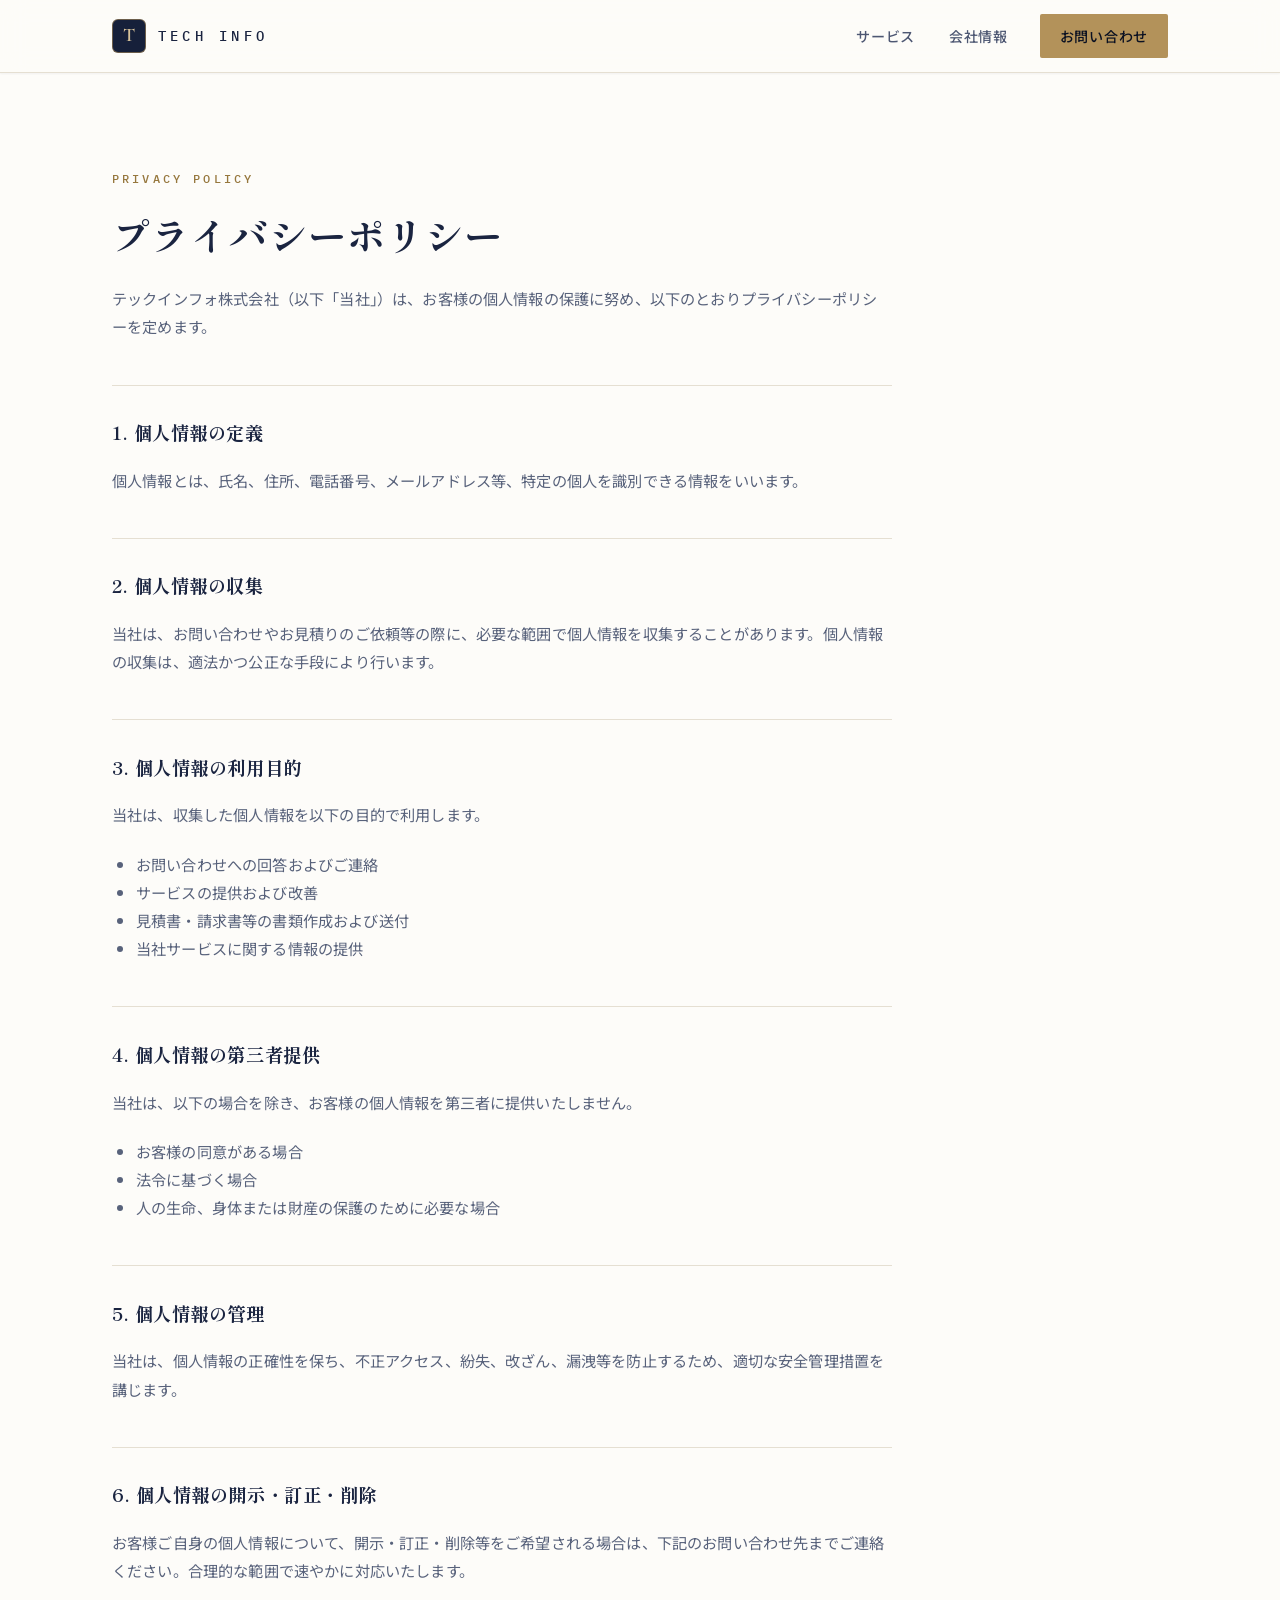
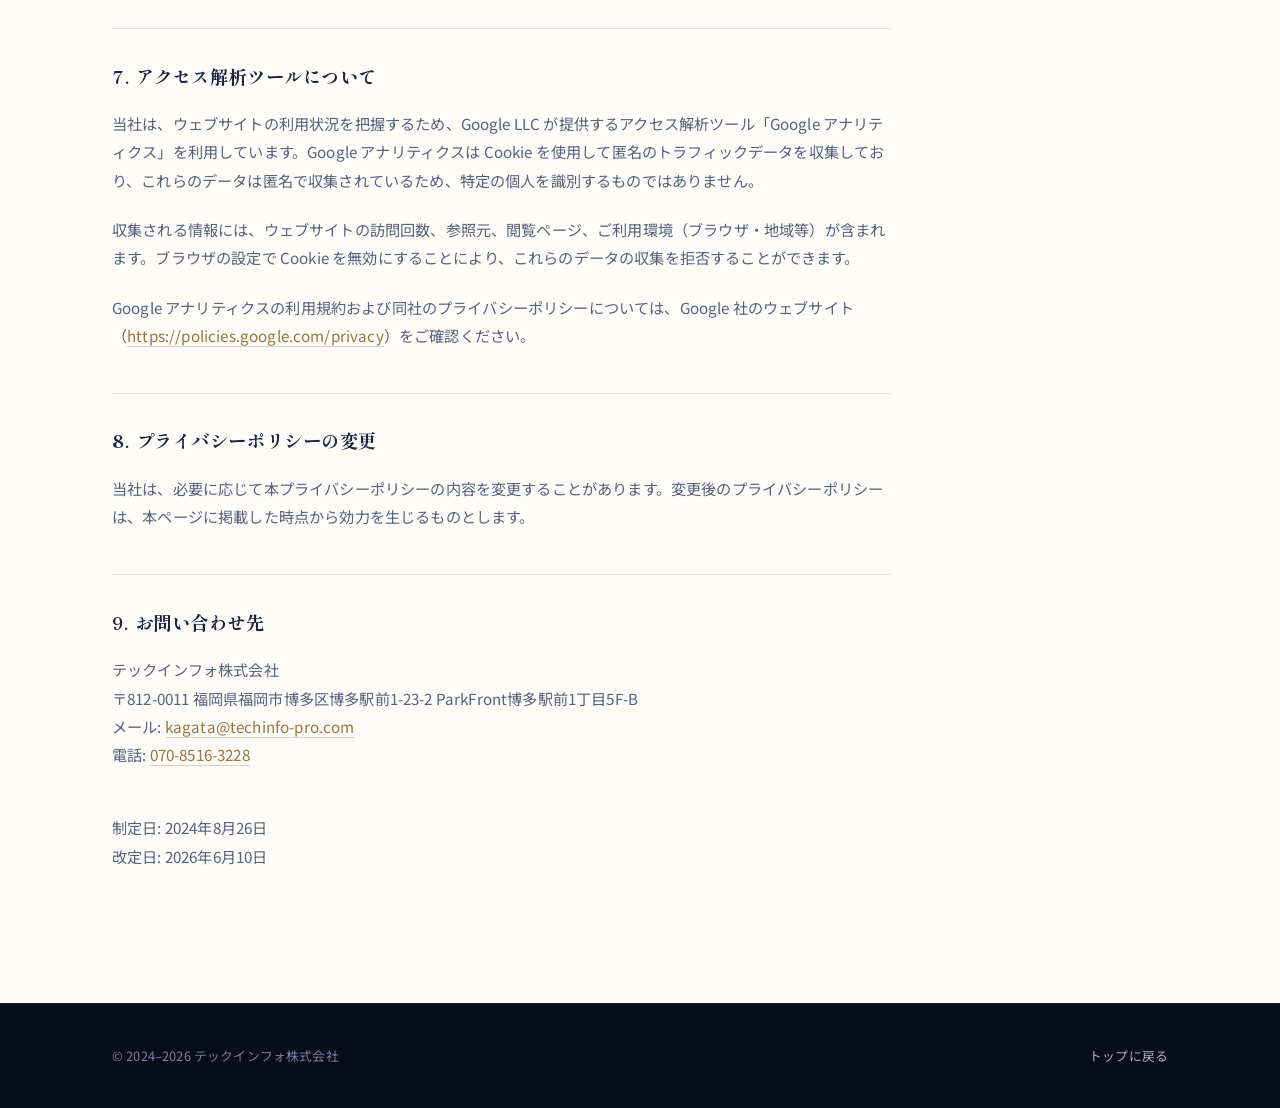
<file: privacy-policy.html>
<!DOCTYPE html>
<html lang="ja">
<head>
  <meta charset="UTF-8">
  <meta name="viewport" content="width=device-width, initial-scale=1.0">

  <!-- Google tag (gtag.js) -->
  <script async src="https://www.googletagmanager.com/gtag/js?id=G-TY1PS4J2VW"></script>
  <script>
    window.dataLayer = window.dataLayer || [];
    function gtag(){dataLayer.push(arguments);}
    gtag('js', new Date());
    gtag('config', 'G-TY1PS4J2VW');
  </script>

  <title>プライバシーポリシー | テックインフォ株式会社</title>
  <meta name="description" content="テックインフォ株式会社のプライバシーポリシー。個人情報の取り扱いについて。">
  <link rel="canonical" href="https://techinfo-pro.com/privacy-policy.html">
  <meta name="theme-color" content="#f8f5ee">
  <link rel="icon" href="data:image/svg+xml,%3Csvg xmlns='http://www.w3.org/2000/svg' viewBox='0 0 32 32'%3E%3Crect width='32' height='32' rx='6' fill='%2316203a'/%3E%3Ctext x='16' y='22' font-family='Georgia,serif' font-size='18' font-weight='700' fill='%23b3925a' text-anchor='middle'%3ET%3C/text%3E%3C/svg%3E">
  <link rel="preconnect" href="https://fonts.googleapis.com">
  <link rel="preconnect" href="https://fonts.gstatic.com" crossorigin>
  <link href="https://fonts.googleapis.com/css2?family=Cormorant+Garamond:wght@500;600&family=IBM+Plex+Mono:wght@400;500&family=Noto+Sans+JP:wght@400;500;700&family=Shippori+Mincho:wght@600;700&display=swap" rel="stylesheet">
  <link rel="stylesheet" href="css/style.css">
</head>
<body>

  <!-- Header -->
  <header class="header scrolled" id="top">
    <div class="header-inner">
      <a href="index.html" class="logo">
        <span class="logo-mark">T</span>
        <span class="logo-text">TECH INFO</span>
      </a>
      <button class="menu-toggle" aria-label="メニューを開く" aria-expanded="false">
        <span></span><span></span><span></span>
      </button>
      <nav class="nav" id="nav" aria-label="メインナビゲーション">
        <a href="index.html#services" class="nav-link">サービス</a>
        <a href="index.html#about" class="nav-link">会社情報</a>
        <a href="index.html#contact" class="nav-link nav-cta">お問い合わせ</a>
      </nav>
    </div>
  </header>

  <!-- Privacy Policy -->
  <section class="section privacy-section">
    <div class="container">
      <p class="section-eyebrow">Privacy Policy</p>
      <h1 class="section-title">プライバシーポリシー</h1>

      <div class="privacy-content">
        <p>テックインフォ株式会社（以下「当社」）は、お客様の個人情報の保護に努め、以下のとおりプライバシーポリシーを定めます。</p>

        <h2>1. 個人情報の定義</h2>
        <p>個人情報とは、氏名、住所、電話番号、メールアドレス等、特定の個人を識別できる情報をいいます。</p>

        <h2>2. 個人情報の収集</h2>
        <p>当社は、お問い合わせやお見積りのご依頼等の際に、必要な範囲で個人情報を収集することがあります。個人情報の収集は、適法かつ公正な手段により行います。</p>

        <h2>3. 個人情報の利用目的</h2>
        <p>当社は、収集した個人情報を以下の目的で利用します。</p>
        <ul>
          <li>お問い合わせへの回答およびご連絡</li>
          <li>サービスの提供および改善</li>
          <li>見積書・請求書等の書類作成および送付</li>
          <li>当社サービスに関する情報の提供</li>
        </ul>

        <h2>4. 個人情報の第三者提供</h2>
        <p>当社は、以下の場合を除き、お客様の個人情報を第三者に提供いたしません。</p>
        <ul>
          <li>お客様の同意がある場合</li>
          <li>法令に基づく場合</li>
          <li>人の生命、身体または財産の保護のために必要な場合</li>
        </ul>

        <h2>5. 個人情報の管理</h2>
        <p>当社は、個人情報の正確性を保ち、不正アクセス、紛失、改ざん、漏洩等を防止するため、適切な安全管理措置を講じます。</p>

        <h2>6. 個人情報の開示・訂正・削除</h2>
        <p>お客様ご自身の個人情報について、開示・訂正・削除等をご希望される場合は、下記のお問い合わせ先までご連絡ください。合理的な範囲で速やかに対応いたします。</p>

        <h2>7. アクセス解析ツールについて</h2>
        <p>当社は、ウェブサイトの利用状況を把握するため、Google LLC が提供するアクセス解析ツール「Google アナリティクス」を利用しています。Google アナリティクスは Cookie を使用して匿名のトラフィックデータを収集しており、これらのデータは匿名で収集されているため、特定の個人を識別するものではありません。</p>
        <p>収集される情報には、ウェブサイトの訪問回数、参照元、閲覧ページ、ご利用環境（ブラウザ・地域等）が含まれます。ブラウザの設定で Cookie を無効にすることにより、これらのデータの収集を拒否することができます。</p>
        <p>Google アナリティクスの利用規約および同社のプライバシーポリシーについては、Google 社のウェブサイト（<a href="https://policies.google.com/privacy" target="_blank" rel="noopener">https://policies.google.com/privacy</a>）をご確認ください。</p>

        <h2>8. プライバシーポリシーの変更</h2>
        <p>当社は、必要に応じて本プライバシーポリシーの内容を変更することがあります。変更後のプライバシーポリシーは、本ページに掲載した時点から効力を生じるものとします。</p>

        <h2>9. お問い合わせ先</h2>
        <p>
          テックインフォ株式会社<br>
          〒812-0011 福岡県福岡市博多区博多駅前1-23-2 ParkFront博多駅前1丁目5F-B<br>
          メール: <a href="mailto:kagata@techinfo-pro.com">kagata@techinfo-pro.com</a><br>
          電話: <a href="tel:07085163228">070-8516-3228</a>
        </p>

        <p class="privacy-date">制定日: 2024年8月26日<br>改定日: 2026年6月10日</p>
      </div>
    </div>
  </section>

  <!-- Footer -->
  <footer class="footer">
    <div class="container footer-inner">
      <p class="footer-copy">&copy; 2024&ndash;2026 テックインフォ株式会社</p>
      <a href="index.html" class="footer-link">トップに戻る</a>
    </div>
  </footer>

  <script>
    // Mobile menu toggle
    (function() {
      var toggle = document.querySelector('.menu-toggle');
      var nav = document.getElementById('nav');
      toggle.addEventListener('click', function() {
        var expanded = this.getAttribute('aria-expanded') === 'true';
        this.setAttribute('aria-expanded', String(!expanded));
        this.setAttribute('aria-label', expanded ? 'メニューを開く' : 'メニューを閉じる');
        nav.classList.toggle('open');
        document.body.classList.toggle('nav-open', !expanded);
      });
    })();
  </script>

</body>
</html>
</file>
<file: css/style.css>
/* ========================================
   テックインフォ株式会社 - Style v7
   "Deep Field" Design System
   ヒーロー: ダークネイビー + ターミナル演出 (show tech-info)
   本文: 温かみのあるライト基調 / 紺 + ゴールド継承
   見出し: serif混在 (Cormorant / Shippori Mincho)
   ラベル・数値: IBM Plex Mono
   ======================================== */

/* --- Design Tokens --- */
:root {
  /* light surfaces */
  --bg:         #fdfcf9;
  --paper:      #f4f0e7;
  --card:       #ffffff;
  --ink:        #1a2440;
  --ink-soft:   #58627b;
  --ink-faint:  #8a92a6;
  --line:       #e5dfd2;
  --line-soft:  #eee9dd;

  /* dark surfaces */
  --dark:       #0b1122;
  --dark-2:     #0f1730;
  --dark-line:  rgba(233, 237, 246, 0.09);
  --on-dark:    #f0ede4;
  --on-dark-2:  #a9b2c8;
  --on-dark-3:  #77809a;

  /* brand */
  --gold:        #b3925a;
  --gold-deep:   #96773d;
  --gold-bright: #d8c39a;
  --steel:       #8da3cc;

  --shadow-sm: 0 1px 2px rgba(22, 32, 58, 0.05);
  --shadow-md: 0 14px 34px -14px rgba(22, 32, 58, 0.16);
  --shadow-lg: 0 30px 64px -22px rgba(22, 32, 58, 0.26);

  --serif-en:  'Cormorant Garamond', 'Shippori Mincho', serif;
  --serif-jp:  'Shippori Mincho', 'Cormorant Garamond', serif;
  --sans:      'Noto Sans JP', -apple-system, BlinkMacSystemFont, 'Segoe UI', sans-serif;
  --mono:      'IBM Plex Mono', 'Noto Sans JP', monospace;
  --ease:      cubic-bezier(0.22, 1, 0.36, 1);
}

/* --- Reset & Base --- */
*, *::before, *::after {
  margin: 0;
  padding: 0;
  box-sizing: border-box;
}

html {
  scroll-behavior: smooth;
  scroll-padding-top: 84px;
}

body {
  font-family: var(--sans);
  color: var(--ink);
  background: var(--bg);
  line-height: 1.85;
  font-size: 16px;
  letter-spacing: 0.01em;
  -webkit-font-smoothing: antialiased;
  -moz-osx-font-smoothing: grayscale;
  overflow-x: hidden;
}

body.nav-open { overflow: hidden; }

a { color: inherit; text-decoration: none; }

img { max-width: 100%; height: auto; display: block; }

::selection { background: rgba(179, 146, 90, 0.24); color: var(--ink); }

/* --- Focus visible (accessibility) --- */
:focus-visible {
  outline: 2px solid var(--gold);
  outline-offset: 3px;
  border-radius: 2px;
}
a:focus:not(:focus-visible),
button:focus:not(:focus-visible),
summary:focus:not(:focus-visible) { outline: none; }

/* --- Container --- */
.container {
  max-width: 1120px;
  margin: 0 auto;
  padding: 0 32px;
}

/* --- Buttons --- */
.btn {
  display: inline-flex;
  align-items: center;
  justify-content: center;
  gap: 10px;
  min-height: 52px;
  padding: 14px 38px;
  font-family: var(--sans);
  font-size: 0.9375rem;
  font-weight: 500;
  letter-spacing: 0.08em;
  border-radius: 2px;
  cursor: pointer;
  transition: transform 0.3s var(--ease), background 0.3s var(--ease),
              color 0.3s var(--ease), box-shadow 0.3s var(--ease), border-color 0.3s var(--ease);
}
.btn-primary {
  background: var(--gold);
  color: var(--dark);
  box-shadow: 0 14px 34px -12px rgba(179, 146, 90, 0.45);
}
.btn-primary:hover {
  background: var(--gold-bright);
  transform: translateY(-2px);
  box-shadow: 0 22px 44px -14px rgba(179, 146, 90, 0.55);
}
.btn-primary:active { transform: translateY(0); }
.btn-ghost {
  background: transparent;
  color: var(--ink);
  border: 1px solid #d3cbb9;
}
.btn-ghost:hover {
  border-color: var(--gold);
  color: var(--gold-deep);
  transform: translateY(-2px);
}

/* --- Header --- */
.header {
  position: fixed;
  top: 0; left: 0; right: 0;
  z-index: 100;
  background: transparent;
  transition: background 0.35s var(--ease), box-shadow 0.35s var(--ease),
              border-color 0.35s var(--ease);
  border-bottom: 1px solid transparent;
}
.header.scrolled {
  background: rgba(253, 252, 249, 0.86);
  -webkit-backdrop-filter: blur(12px);
  backdrop-filter: blur(12px);
  border-bottom-color: var(--line);
  box-shadow: var(--shadow-sm);
}
.header-inner {
  max-width: 1120px;
  margin: 0 auto;
  padding: 0 32px;
  height: 72px;
  display: flex;
  align-items: center;
  justify-content: space-between;
  gap: 24px;
}

.logo {
  display: inline-flex;
  align-items: center;
  gap: 12px;
  min-height: 44px;
}
.logo-mark {
  width: 34px; height: 34px;
  display: inline-flex;
  align-items: center;
  justify-content: center;
  background: #16203a;
  border: 1px solid rgba(179, 146, 90, 0.55);
  border-radius: 6px;
  color: var(--gold-bright);
  font-family: var(--serif-en);
  font-size: 1.2rem;
  font-weight: 600;
  line-height: 1;
}
.logo-text {
  font-family: var(--mono);
  font-size: 0.88rem;
  font-weight: 500;
  letter-spacing: 0.3em;
  color: var(--ink);
}

/* Nav (desktop) */
.nav {
  display: flex;
  align-items: center;
  gap: 6px;
}
.nav-link {
  position: relative;
  display: inline-flex;
  align-items: center;
  min-height: 44px;
  padding: 6px 14px;
  font-size: 0.88rem;
  font-weight: 500;
  letter-spacing: 0.05em;
  color: #4d5772;
  transition: color 0.25s var(--ease);
}
.nav-link::after {
  content: '';
  position: absolute;
  left: 14px; right: 14px; bottom: 8px;
  height: 1px;
  background: var(--gold);
  transform: scaleX(0);
  transform-origin: left;
  transition: transform 0.3s var(--ease);
}
.nav-link:hover { color: var(--ink); }
.nav-link:hover::after { transform: scaleX(1); }
.nav-cta {
  margin-left: 12px;
  background: var(--gold);
  color: var(--dark);
  border-radius: 2px;
  padding: 6px 20px;
}
.nav-cta::after { display: none; }
.nav-cta:hover {
  background: var(--gold-bright);
  color: var(--dark);
}

/* Hamburger */
.menu-toggle {
  display: none;
  flex-direction: column;
  align-items: center;
  justify-content: center;
  gap: 5px;
  width: 44px; height: 44px;
  background: transparent;
  border: 0;
  cursor: pointer;
  z-index: 120;
}
.menu-toggle span {
  display: block;
  width: 22px; height: 2px;
  background: var(--ink);
  border-radius: 1px;
  transition: transform 0.3s var(--ease), opacity 0.3s var(--ease), background 0.3s var(--ease);
}
body.nav-open .menu-toggle span { background: var(--on-dark); }
body.nav-open .menu-toggle span:nth-child(1) { transform: translateY(7px) rotate(45deg); }
body.nav-open .menu-toggle span:nth-child(2) { opacity: 0; }
body.nav-open .menu-toggle span:nth-child(3) { transform: translateY(-7px) rotate(-45deg); }

/* --- Hero --- */
.hero {
  position: relative;
  background:
    radial-gradient(ellipse 900px 560px at 78% 18%, rgba(179, 146, 90, 0.10), transparent 62%),
    radial-gradient(ellipse 800px 620px at 12% 82%, rgba(27, 42, 74, 0.06), transparent 60%),
    #f8f5ee;
  color: var(--ink);
  overflow: hidden;
}
.hero-canvas,
.hero-grid-bg {
  position: absolute;
  inset: 0;
  pointer-events: none;
}
.hero-grid-bg {
  background-image:
    linear-gradient(rgba(27, 42, 74, 0.05) 1px, transparent 1px),
    linear-gradient(90deg, rgba(27, 42, 74, 0.05) 1px, transparent 1px);
  background-size: 56px 56px;
  -webkit-mask-image: radial-gradient(ellipse 80% 70% at 60% 40%, black 25%, transparent 78%);
  mask-image: radial-gradient(ellipse 80% 70% at 60% 40%, black 25%, transparent 78%);
}
.hero-inner {
  position: relative;
  z-index: 1;
  max-width: 1120px;
  margin: 0 auto;
  padding: 176px 32px 96px;
  display: grid;
  grid-template-columns: minmax(0, 1.05fr) minmax(0, 0.95fr);
  gap: 64px;
  align-items: center;
  min-height: calc(100vh - 128px);
}

.hero-label {
  display: flex;
  align-items: center;
  gap: 16px;
  font-family: var(--mono);
  font-size: 0.78rem;
  font-weight: 500;
  letter-spacing: 0.3em;
  text-transform: uppercase;
  color: var(--gold-deep);
  margin-bottom: 26px;
}
.hero-label::before {
  content: '';
  width: 36px; height: 1px;
  background: var(--gold);
}
.hero-title {
  font-family: var(--serif-en);
  font-weight: 600;
  font-size: clamp(3.2rem, 7vw, 5.2rem);
  line-height: 1.04;
  letter-spacing: 0.01em;
  background: linear-gradient(120deg, #16203a 58%, var(--gold-deep));
  -webkit-background-clip: text;
  background-clip: text;
  color: transparent;
  margin-bottom: 26px;
}
.hero-sub {
  font-family: var(--serif-jp);
  font-weight: 600;
  font-size: 1.18rem;
  letter-spacing: 0.07em;
  line-height: 2.1;
  color: #414c68;
  margin-bottom: 42px;
}
.hero-actions {
  display: flex;
  flex-wrap: wrap;
  gap: 16px;
}

/* Terminal */
.hero-terminal {
  display: flex;
  justify-content: flex-end;
}
.terminal {
  width: 100%;
  max-width: 480px;
  background: #0e1629;
  border: 1px solid rgba(22, 32, 58, 0.5);
  border-radius: 10px;
  box-shadow:
    0 30px 70px -22px rgba(22, 32, 58, 0.45),
    inset 0 1px 0 rgba(255, 255, 255, 0.05);
}
.terminal-bar {
  display: flex;
  align-items: center;
  gap: 7px;
  padding: 13px 18px;
  border-bottom: 1px solid rgba(141, 163, 204, 0.12);
}
.terminal-dot {
  width: 10px; height: 10px;
  border-radius: 50%;
  background: rgba(141, 163, 204, 0.22);
}
.terminal-name {
  margin-left: 10px;
  font-family: var(--mono);
  font-size: 0.7rem;
  letter-spacing: 0.14em;
  color: var(--on-dark-3);
}
.terminal-body {
  padding: 22px 24px 26px;
  font-family: var(--mono);
  font-size: 0.83rem;
  line-height: 2.15;
  color: #aeb8d0;
}
.t-line { display: block; min-height: 1.8em; }
.t-line.t-out {
  display: flex;
  align-items: baseline;
  gap: 10px;
  transition: opacity 0.3s ease;
}
.t-line.t-cmd { transition: opacity 0.3s ease; }
.t-hidden { opacity: 0; }
.t-prompt { color: var(--gold-bright); font-weight: 500; }
.t-typed { color: #eef1f8; }
.t-typed.typing::after,
.t-caret {
  content: '';
  display: inline-block;
  width: 8px; height: 1.05em;
  background: var(--gold-bright);
  vertical-align: text-bottom;
  margin-left: 2px;
  animation: caretBlink 1.1s steps(1) infinite;
}
.t-key { color: var(--on-dark-3); white-space: nowrap; }
.t-dots {
  flex: 1;
  border-bottom: 1px dotted rgba(119, 128, 154, 0.45);
  transform: translateY(-5px);
  min-width: 20px;
}
.t-val { color: var(--gold-bright); white-space: nowrap; }
@keyframes caretBlink {
  0%, 49% { opacity: 1; }
  50%, 100% { opacity: 0; }
}

/* Hero stats */
.hero-stats {
  position: relative;
  z-index: 1;
  border-top: 1px solid var(--line);
  background: rgba(255, 255, 255, 0.45);
}
.hero-stats-inner {
  max-width: 1120px;
  margin: 0 auto;
  padding: 30px 32px;
  display: grid;
  grid-template-columns: repeat(4, 1fr);
  gap: 24px;
}
.stat { min-width: 0; }
.stat-value {
  display: flex;
  align-items: baseline;
  gap: 5px;
  font-family: var(--mono);
  font-weight: 500;
  font-size: 1.9rem;
  color: var(--ink);
  line-height: 1.3;
}
.stat-unit {
  font-family: var(--sans);
  font-size: 0.88rem;
  font-weight: 400;
  color: var(--ink-soft);
}
.stat-label {
  display: block;
  margin-top: 2px;
  font-size: 0.78rem;
  letter-spacing: 0.08em;
  color: var(--ink-faint);
}

/* --- Sections (light) --- */
.section { padding: 112px 0; }
.section-alt { background: var(--paper); }

.section-eyebrow {
  display: flex;
  align-items: center;
  gap: 14px;
  font-family: var(--mono);
  font-size: 0.76rem;
  font-weight: 500;
  letter-spacing: 0.26em;
  text-transform: uppercase;
  color: var(--gold-deep);
  margin-bottom: 18px;
}
.eyebrow-no {
  padding-right: 14px;
  border-right: 1px solid #d9d2c0;
  color: var(--gold);
  letter-spacing: 0.1em;
}
.section-eyebrow-light { color: var(--gold-bright); }
.section-eyebrow-light .eyebrow-no { border-right-color: rgba(233, 237, 246, 0.2); }

.section-title {
  font-family: var(--serif-jp);
  font-weight: 700;
  font-size: clamp(1.8rem, 3.4vw, 2.4rem);
  line-height: 1.4;
  letter-spacing: 0.03em;
  margin-bottom: 22px;
}
.section-title-light { color: var(--on-dark); }
.section-lead {
  font-size: 1rem;
  color: var(--ink-soft);
  margin-bottom: 56px;
  max-width: 46em;
}
.prose { max-width: 780px; }
.section-text {
  font-size: 1rem;
  color: var(--ink-soft);
  margin-bottom: 1.6em;
}
.section-text:last-child { margin-bottom: 0; }

/* --- Cards (Services) --- */
.cards {
  display: grid;
  grid-template-columns: repeat(2, 1fr);
  gap: 28px;
}
.card {
  position: relative;
  background: var(--card);
  border: 1px solid var(--line);
  border-radius: 4px;
  padding: 42px 38px;
  overflow: hidden;
  transition: transform 0.35s var(--ease), box-shadow 0.35s var(--ease), border-color 0.35s var(--ease);
}
.card::before {
  content: '';
  position: absolute;
  top: 0; left: 0; right: 0;
  height: 2px;
  background: linear-gradient(90deg, var(--gold), var(--gold-bright));
  transform: scaleX(0);
  transform-origin: left;
  transition: transform 0.45s var(--ease);
}
.card:hover {
  transform: translateY(-4px);
  box-shadow: var(--shadow-lg);
  border-color: #d9cdb4;
}
.card:hover::before { transform: scaleX(1); }
.card-number {
  display: flex;
  align-items: center;
  gap: 14px;
  font-family: var(--mono);
  font-size: 0.82rem;
  font-weight: 500;
  letter-spacing: 0.18em;
  color: var(--gold);
  margin-bottom: 20px;
}
.card-number::after {
  content: '';
  width: 28px; height: 1px;
  background: var(--gold-bright);
}
.card-title {
  font-family: var(--serif-jp);
  font-weight: 700;
  font-size: 1.28rem;
  letter-spacing: 0.03em;
  margin-bottom: 14px;
}
.card-text {
  font-size: 0.95rem;
  color: var(--ink-soft);
  margin-bottom: 22px;
}
.card-list {
  list-style: none;
  border-top: 1px solid var(--line-soft);
  padding-top: 18px;
}
.card-list li {
  position: relative;
  padding-left: 22px;
  font-size: 0.9rem;
  color: var(--ink-soft);
  margin: 8px 0;
}
.card-list li::before {
  content: '+';
  position: absolute;
  left: 0;
  font-family: var(--mono);
  color: var(--gold);
}

/* --- Industries & Vendors --- */
.chips {
  display: flex;
  flex-wrap: wrap;
  gap: 12px;
  margin-bottom: 44px;
}
.chip {
  display: inline-flex;
  align-items: center;
  padding: 9px 20px;
  background: var(--card);
  border: 1px solid var(--line);
  border-radius: 999px;
  font-size: 0.88rem;
  color: var(--ink-soft);
}
.vendors-strip {
  display: flex;
  flex-wrap: wrap;
  align-items: center;
  gap: 14px 32px;
  padding: 24px 0;
  border-top: 1px solid var(--line);
  border-bottom: 1px solid var(--line);
}
.vendor-label {
  font-family: var(--mono);
  font-size: 0.7rem;
  font-weight: 500;
  letter-spacing: 0.22em;
  text-transform: uppercase;
  color: var(--gold-deep);
  margin-right: 10px;
}
.vendor {
  font-family: var(--mono);
  font-weight: 500;
  font-size: 1rem;
  letter-spacing: 0.14em;
  color: #33405f;
}

/* --- Strengths --- */
.strengths {
  display: grid;
  grid-template-columns: repeat(2, 1fr);
  gap: 52px 60px;
  margin-top: 48px;
}
.strength-item {
  display: flex;
  gap: 24px;
  align-items: flex-start;
}
.strength-number {
  font-family: var(--serif-en);
  font-weight: 600;
  font-size: 2.7rem;
  line-height: 1;
  color: var(--gold);
  min-width: 58px;
  padding-top: 2px;
}
.strength-title {
  font-family: var(--serif-jp);
  font-weight: 700;
  font-size: 1.14rem;
  letter-spacing: 0.03em;
  margin-bottom: 10px;
}
.strength-text {
  font-size: 0.93rem;
  color: var(--ink-soft);
}

/* --- Workflow --- */
.workflow {
  position: relative;
  display: grid;
  grid-template-columns: repeat(4, 1fr);
  gap: 36px;
}
.workflow::before {
  content: '';
  position: absolute;
  top: 24px;
  left: 12%;
  right: 12%;
  height: 1px;
  background: #ddd3bd;
}
.workflow-step { position: relative; }
.workflow-number {
  position: relative;
  width: 48px; height: 48px;
  display: flex;
  align-items: center;
  justify-content: center;
  background: #16203a;
  border: 1px solid rgba(179, 146, 90, 0.5);
  border-radius: 50%;
  font-family: var(--mono);
  font-weight: 500;
  font-size: 1rem;
  color: var(--gold-bright);
  margin-bottom: 22px;
}
.workflow-title {
  font-family: var(--serif-jp);
  font-weight: 700;
  font-size: 1.05rem;
  letter-spacing: 0.02em;
  margin-bottom: 10px;
}
.workflow-text {
  font-size: 0.9rem;
  color: var(--ink-soft);
}

/* --- Cases --- */
.cases {
  display: grid;
  grid-template-columns: repeat(3, 1fr);
  gap: 24px;
}
.case-card {
  display: flex;
  flex-direction: column;
  background: var(--card);
  border: 1px solid var(--line);
  border-radius: 4px;
  padding: 32px 30px;
  transition: transform 0.35s var(--ease), box-shadow 0.35s var(--ease), border-color 0.35s var(--ease);
}
.case-card:hover {
  transform: translateY(-3px);
  box-shadow: var(--shadow-md);
  border-color: #d9cdb4;
}
.case-tag {
  align-self: flex-start;
  font-family: var(--mono);
  font-size: 0.72rem;
  font-weight: 500;
  letter-spacing: 0.14em;
  color: var(--gold-deep);
  background: rgba(179, 146, 90, 0.10);
  padding: 5px 12px;
  border-radius: 2px;
  margin-bottom: 16px;
}
.case-title {
  font-family: var(--serif-jp);
  font-weight: 700;
  font-size: 1.06rem;
  line-height: 1.6;
  letter-spacing: 0.02em;
  margin-bottom: 14px;
}
.case-detail { margin-top: auto; }
.case-label {
  display: flex;
  align-items: center;
  gap: 8px;
  font-family: var(--mono);
  font-size: 0.72rem;
  font-weight: 500;
  letter-spacing: 0.16em;
  color: var(--gold-deep);
  margin-top: 14px;
}
.case-label:first-of-type { margin-top: 0; }
.case-label::before {
  content: '';
  width: 14px; height: 1px;
  background: var(--gold);
}
.case-text {
  font-size: 0.88rem;
  line-height: 1.8;
  color: var(--ink-soft);
  margin: 4px 0 0;
}

/* --- Scale band --- */
.scale-band {
  position: relative;
  padding: 112px 0;
  background:
    radial-gradient(ellipse 800px 400px at 50% 0%, rgba(179, 146, 90, 0.10), transparent 65%),
    var(--dark);
  color: var(--on-dark);
  overflow: hidden;
}
.scale-band::before {
  content: '';
  position: absolute;
  inset: 0;
  background-image:
    linear-gradient(rgba(141, 163, 204, 0.045) 1px, transparent 1px),
    linear-gradient(90deg, rgba(141, 163, 204, 0.045) 1px, transparent 1px);
  background-size: 56px 56px;
  -webkit-mask-image: radial-gradient(ellipse 70% 90% at 50% 50%, black 20%, transparent 80%);
  mask-image: radial-gradient(ellipse 70% 90% at 50% 50%, black 20%, transparent 80%);
  pointer-events: none;
}
.scale-inner {
  position: relative;
  text-align: center;
  max-width: 780px;
  margin: 0 auto;
}
.scale-eyebrow {
  justify-content: center;
  color: var(--gold-bright);
}
.scale-title {
  font-family: var(--serif-jp);
  font-weight: 700;
  font-size: clamp(1.7rem, 3.2vw, 2.3rem);
  letter-spacing: 0.03em;
  margin-bottom: 24px;
}
.scale-text {
  font-size: 0.98rem;
  color: var(--on-dark-2);
}

/* --- About --- */
.about-profile {
  display: grid;
  grid-template-columns: 280px 1fr;
  gap: 56px;
  align-items: start;
  margin: 48px 0 64px;
}
.about-photo {
  position: relative;
}
.about-photo img {
  border-radius: 4px;
  position: relative;
  z-index: 1;
}
.about-photo::after {
  content: '';
  position: absolute;
  top: 16px; left: 16px; right: -16px; bottom: -16px;
  border: 1px solid var(--gold-bright);
  border-radius: 4px;
}
.about-message {
  font-size: 0.98rem;
  color: var(--ink-soft);
  line-height: 2.15;
}
.about-sign {
  margin-top: 24px;
  font-family: var(--serif-jp);
  font-weight: 700;
  font-size: 1.22rem;
  letter-spacing: 0.06em;
}
.about-sign-role {
  font-family: var(--sans);
  font-weight: 400;
  font-size: 0.8rem;
  color: var(--ink-faint);
  margin-right: 14px;
}
.info-table {
  width: 100%;
  border-collapse: collapse;
  border-top: 1px solid var(--line);
}
.info-table th,
.info-table td {
  padding: 18px 10px;
  border-bottom: 1px solid var(--line);
  text-align: left;
  vertical-align: top;
}
.info-table th {
  width: 170px;
  font-size: 0.88rem;
  font-weight: 500;
  color: var(--ink);
  white-space: nowrap;
}
.info-table td {
  font-size: 0.95rem;
  color: var(--ink-soft);
}
.info-table a { border-bottom: 1px solid transparent; transition: border-color 0.25s; }
.info-table a:hover { border-bottom-color: var(--gold); }

/* --- FAQ --- */
.faq {
  max-width: 820px;
  border-top: 1px solid var(--line);
}
.faq-item { border-bottom: 1px solid var(--line); }
.faq-item summary {
  list-style: none;
  cursor: pointer;
  position: relative;
  display: flex;
  align-items: baseline;
  gap: 14px;
  padding: 24px 48px 24px 0;
  font-size: 1rem;
  font-weight: 500;
  min-height: 44px;
  transition: color 0.25s var(--ease);
}
.faq-item summary::-webkit-details-marker { display: none; }
.faq-item summary::before {
  content: 'Q.';
  font-family: var(--mono);
  font-weight: 500;
  color: var(--gold);
  flex: none;
}
.faq-item summary::after {
  content: '+';
  position: absolute;
  right: 6px;
  top: 50%;
  transform: translateY(-50%);
  font-family: var(--mono);
  font-size: 1.3rem;
  font-weight: 400;
  color: var(--gold);
  transition: transform 0.3s var(--ease);
}
.faq-item summary:hover { color: var(--gold-deep); }
.faq-item[open] summary::after { transform: translateY(-50%) rotate(45deg); }
.faq-body {
  padding: 0 0 26px 38px;
  font-size: 0.93rem;
  color: var(--ink-soft);
}

/* --- Contact --- */
.contact-section {
  background:
    radial-gradient(ellipse 900px 480px at 50% 110%, rgba(179, 146, 90, 0.12), transparent 65%),
    var(--dark);
  color: var(--on-dark);
  text-align: center;
}
.contact-section .section-eyebrow { justify-content: center; }
.contact-text {
  color: var(--on-dark-2);
  font-size: 0.98rem;
}
.contact-methods {
  display: flex;
  flex-wrap: wrap;
  justify-content: center;
  gap: 24px;
  margin-top: 48px;
}
.contact-item {
  display: flex;
  flex-direction: column;
  align-items: flex-start;
  gap: 8px;
  min-width: 320px;
  padding: 30px 40px;
  background: rgba(255, 255, 255, 0.02);
  border: 1px solid rgba(233, 237, 246, 0.14);
  border-radius: 6px;
  text-align: left;
  transition: transform 0.3s var(--ease), border-color 0.3s var(--ease), background 0.3s var(--ease);
}
.contact-item:hover {
  transform: translateY(-3px);
  border-color: var(--gold);
  background: rgba(179, 146, 90, 0.07);
}
.contact-label {
  font-family: var(--mono);
  font-size: 0.7rem;
  font-weight: 500;
  letter-spacing: 0.26em;
  text-transform: uppercase;
  color: var(--gold-bright);
}
.contact-value {
  font-family: var(--mono);
  font-weight: 500;
  font-size: 1.18rem;
  color: var(--on-dark);
  word-break: break-all;
}

/* --- Footer --- */
.footer {
  background: #080d1c;
  border-top: 1px solid var(--dark-line);
  padding: 30px 0;
  color: var(--on-dark-3);
}
.footer-inner {
  display: flex;
  align-items: center;
  justify-content: space-between;
  gap: 16px;
  flex-wrap: wrap;
}
.footer-copy { font-size: 0.8rem; }
.footer-link {
  font-size: 0.8rem;
  color: var(--on-dark-2);
  min-height: 44px;
  display: inline-flex;
  align-items: center;
  transition: color 0.25s;
}
.footer-link:hover { color: var(--gold-bright); }

/* --- Privacy policy page --- */
.privacy-section { padding-top: 168px; }
.privacy-content {
  max-width: 780px;
}
.privacy-content > p,
.privacy-content li {
  font-size: 0.95rem;
  color: var(--ink-soft);
}
.privacy-content > p { margin-bottom: 1.4em; }
.privacy-content h2 {
  font-family: var(--serif-jp);
  font-weight: 700;
  font-size: 1.15rem;
  letter-spacing: 0.03em;
  margin: 2.4em 0 0.9em;
  padding-top: 1.6em;
  border-top: 1px solid var(--line);
}
.privacy-content ul {
  padding-left: 1.5em;
  margin: 0.6em 0 1.4em;
}
.privacy-content a {
  color: var(--gold-deep);
  border-bottom: 1px solid rgba(179, 146, 90, 0.4);
  transition: border-color 0.25s;
}
.privacy-content a:hover { border-bottom-color: var(--gold-deep); }
.privacy-date {
  margin-top: 3em;
  font-size: 0.85rem;
  color: var(--ink-faint);
}

/* --- Fade-in animation --- */
.fade-in {
  opacity: 0;
  transform: translateY(26px);
  transition: opacity 0.8s var(--ease), transform 0.8s var(--ease);
}
.fade-in.visible {
  opacity: 1;
  transform: translateY(0);
}
/* stagger within grids */
.cards .card:nth-child(2),
.strengths .strength-item:nth-child(2),
.workflow .workflow-step:nth-child(2),
.cases .case-card:nth-child(2) { transition-delay: 0.08s; }
.cards .card:nth-child(3),
.strengths .strength-item:nth-child(3),
.workflow .workflow-step:nth-child(3),
.cases .case-card:nth-child(3) { transition-delay: 0.16s; }
.cards .card:nth-child(4),
.strengths .strength-item:nth-child(4),
.workflow .workflow-step:nth-child(4),
.cases .case-card:nth-child(4) { transition-delay: 0.24s; }
.cases .case-card:nth-child(5) { transition-delay: 0.32s; }
.cases .case-card:nth-child(6) { transition-delay: 0.4s; }

/* --- Responsive --- */
@media (max-width: 1000px) {
  .cases { grid-template-columns: repeat(2, 1fr); }
}

@media (max-width: 960px) {
  .hero-inner {
    grid-template-columns: 1fr;
    gap: 56px;
    padding-top: 150px;
    min-height: 0;
  }
  .hero-terminal { justify-content: flex-start; }
  .terminal { max-width: 520px; }

  .menu-toggle { display: flex; }
  .nav {
    position: fixed;
    inset: 0;
    z-index: 110;
    background: rgba(9, 13, 26, 0.96);
    -webkit-backdrop-filter: blur(10px);
    backdrop-filter: blur(10px);
    display: flex;
    flex-direction: column;
    align-items: center;
    justify-content: center;
    gap: 10px;
    opacity: 0;
    visibility: hidden;
    transition: opacity 0.35s var(--ease), visibility 0.35s;
  }
  .nav.open {
    opacity: 1;
    visibility: visible;
  }
  .nav-link {
    font-size: 1.15rem;
    padding: 12px 20px;
    color: #dfe4f0;
  }
  .nav-link:hover { color: #ffffff; }
  .nav-cta { margin-left: 0; margin-top: 14px; color: var(--dark); }
  .nav-cta:hover { color: var(--dark); }

  .strengths { grid-template-columns: 1fr; gap: 40px; }
  .workflow { grid-template-columns: 1fr; gap: 40px; }
  .workflow::before { display: none; }
  .workflow-step { display: flex; gap: 22px; }
  .workflow-number { flex: none; margin-bottom: 0; }
  .about-profile {
    grid-template-columns: 1fr;
    gap: 48px;
  }
  .about-photo { max-width: 280px; }
}

@media (max-width: 768px) {
  .section { padding: 84px 0; }
  .container { padding: 0 24px; }
  .header-inner { padding: 0 24px; height: 64px; }
  html { scroll-padding-top: 76px; }
  .hero-inner { padding: 130px 24px 72px; }
  .hero-sub { font-size: 1.05rem; }
  .cards { grid-template-columns: 1fr; }
  .cases { grid-template-columns: 1fr; }
  .hero-stats-inner {
    grid-template-columns: repeat(2, 1fr);
    padding: 26px 24px;
    gap: 26px 20px;
  }
  .stat-value { font-size: 1.6rem; }
  .contact-item { min-width: 0; width: 100%; max-width: 420px; }
  .info-table th { width: 110px; }
}

@media (max-width: 480px) {
  body { font-size: 15px; }
  .hero-title { font-size: 2.9rem; }
  .hero-actions .btn { width: 100%; }
  .terminal-body { font-size: 0.74rem; padding: 18px 16px 20px; }
  .card { padding: 32px 26px; }
  .about-photo::after { display: none; }
  .faq-body { padding-left: 0; }
}

/* --- Reduced motion --- */
@media (prefers-reduced-motion: reduce) {
  html { scroll-behavior: auto; }
  .fade-in {
    opacity: 1;
    transform: none;
    transition: none;
  }
  .t-typed.typing::after,
  .t-caret { animation: none; opacity: 1; }
  .card, .case-card, .contact-item, .btn, .nav { transition: none; }
}
</file>
